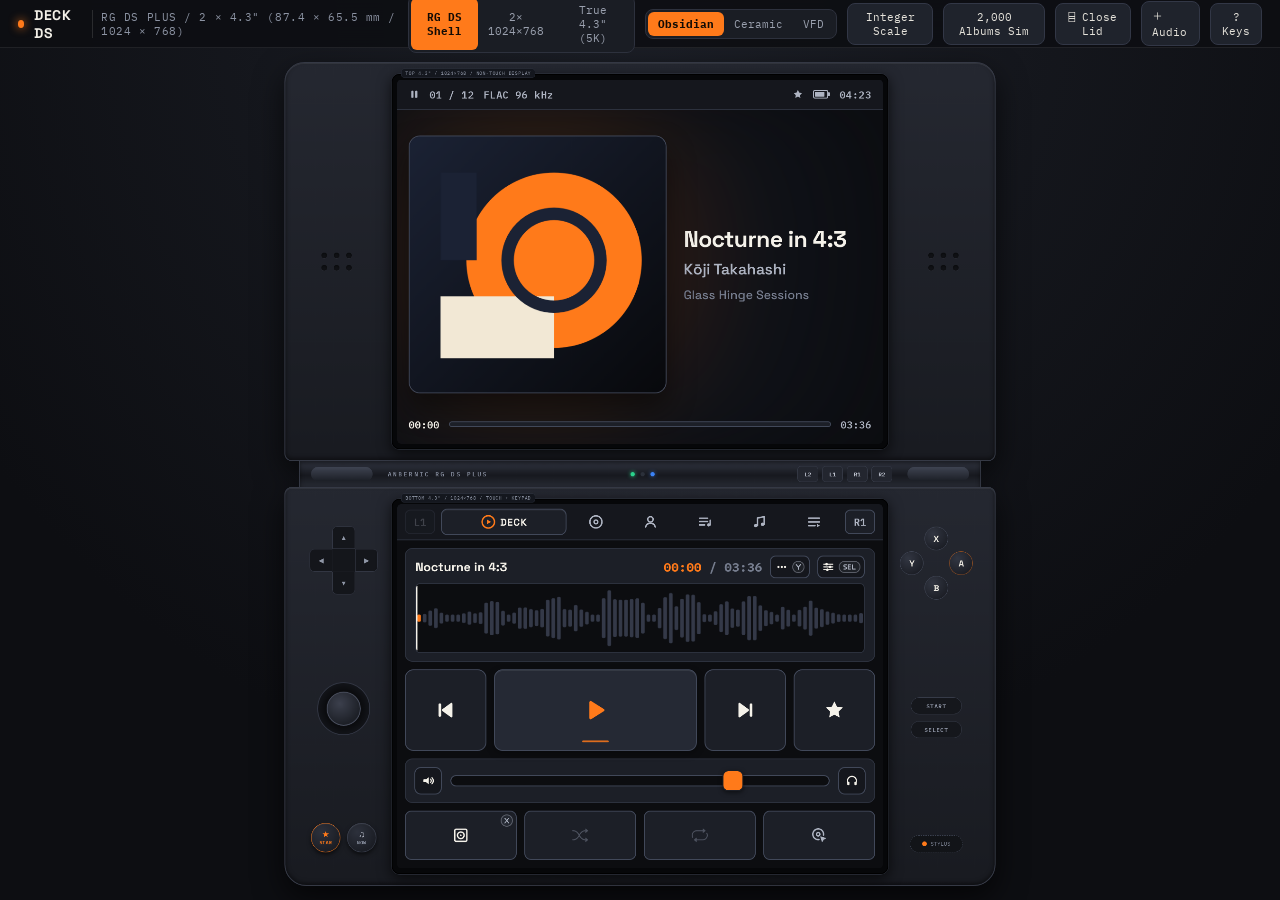
<file: Design/index.html>
<!DOCTYPE html>
<html lang="en" data-theme="obsidian" data-view="clamshell">
<head>
  <meta charset="UTF-8" />
  <meta name="viewport" content="width=device-width, initial-scale=1.0" />
  <title>DECK DS — ANBERNIC RG DS Plus Dual 4.3" Music Player</title>
  <link rel="preconnect" href="https://fonts.googleapis.com" />
  <link rel="preconnect" href="https://fonts.gstatic.com" crossorigin />
  <link href="https://fonts.googleapis.com/css2?family=IBM+Plex+Mono:wght@500;600;700&family=Space+Grotesk:wght@500;600;700&display=swap" rel="stylesheet" />
  <link rel="stylesheet" href="styles.css" />
</head>
<body>
  <!-- Reusable Crisp SVG Icon Sprite -->
  <svg xmlns="http://www.w3.org/2000/svg" style="display:none" aria-hidden="true">
    <symbol id="ic-play" viewBox="0 0 24 24">
      <path d="M6.5 4.8v14.4c0 .9.95 1.45 1.72.98l11.4-7.2a1.15 1.15 0 0 0 0-1.96l-11.4-7.2A1.14 1.14 0 0 0 6.5 4.8Z" fill="currentColor"/>
    </symbol>
    <symbol id="ic-pause" viewBox="0 0 24 24">
      <rect x="5.5" y="4.5" width="4.8" height="15" rx="1.6" fill="currentColor"/>
      <rect x="13.7" y="4.5" width="4.8" height="15" rx="1.6" fill="currentColor"/>
    </symbol>
    <symbol id="ic-stop" viewBox="0 0 24 24">
      <rect x="5" y="5" width="14" height="14" rx="2" fill="currentColor"/>
    </symbol>
    <symbol id="ic-prev" viewBox="0 0 24 24">
      <rect x="4.5" y="5" width="2.8" height="14" rx="1.2" fill="currentColor"/>
      <path d="M19.2 5.4v13.2c0 .85-.92 1.38-1.66.94L8.6 12.94a1.1 1.1 0 0 1 0-1.88l8.94-6.6c.74-.44 1.66.09 1.66.94Z" fill="currentColor"/>
    </symbol>
    <symbol id="ic-next" viewBox="0 0 24 24">
      <rect x="16.7" y="5" width="2.8" height="14" rx="1.2" fill="currentColor"/>
      <path d="M4.8 5.4v13.2c0 .85.92 1.38 1.66.94l8.94-6.6a1.1 1.1 0 0 0 0-1.88L6.46 4.46c-.74-.44-1.66.09-1.66.94Z" fill="currentColor"/>
    </symbol>
    <symbol id="ic-star" viewBox="0 0 24 24">
      <path d="M12 3.2l2.62 5.31 5.86.85-4.24 4.13 1 5.83L12 16.56l-5.24 2.76 1-5.83-4.24-4.13 5.86-.85L12 3.2Z" fill="none" stroke="currentColor" stroke-width="2.2" stroke-linejoin="round"/>
    </symbol>
    <symbol id="ic-star-filled" viewBox="0 0 24 24">
      <path d="M12 2.8l2.76 5.6 6.18.9-4.47 4.35 1.06 6.15L12 16.9l-5.53 2.9 1.06-6.15L3.06 9.3l6.18-.9L12 2.8Z" fill="currentColor"/>
    </symbol>
    <symbol id="ic-nav-play" viewBox="0 0 24 24">
      <circle cx="12" cy="12" r="9.2" fill="none" stroke="currentColor" stroke-width="2.2"/>
      <path d="M10 8.5v7l6-3.5-6-3.5Z" fill="currentColor"/>
    </symbol>
    <symbol id="ic-nav-queue" viewBox="0 0 24 24">
      <path d="M4 6.5h16M4 12h16M4 17.5h9.5" stroke="currentColor" stroke-width="2.3" stroke-linecap="round"/>
      <path d="M16.5 15l4.2 2.5-4.2 2.5V15Z" fill="currentColor"/>
    </symbol>
    <symbol id="ic-settings" viewBox="0 0 24 24">
      <path d="M4 7h16M4 12h16M4 17h16" stroke="currentColor" stroke-width="2.2" stroke-linecap="round"/>
      <circle cx="9" cy="7" r="2.3" fill="currentColor"/>
      <circle cx="15.5" cy="12" r="2.3" fill="currentColor"/>
      <circle cx="10.5" cy="17" r="2.3" fill="currentColor"/>
    </symbol>
    <symbol id="ic-keycap-a" viewBox="0 0 26 26">
      <circle cx="13" cy="13" r="12" fill="currentColor" fill-opacity=".06" stroke="currentColor" stroke-opacity=".42" stroke-width="2"/>
      <path d="M8.5 18L13 8l4.5 10M10 14.5h6" fill="none" stroke="currentColor" stroke-width="2" stroke-linecap="round" stroke-linejoin="round"/>
    </symbol>
    <symbol id="ic-keycap-b" viewBox="0 0 26 26">
      <circle cx="13" cy="13" r="12" fill="currentColor" fill-opacity=".06" stroke="currentColor" stroke-opacity=".42" stroke-width="2"/>
      <path d="M9.25 8h4.2c1.8 0 3.3 1 3.3 2.5S15.25 13 13.45 13h-4.2m0-5v10h4.2c1.8 0 3.3-1 3.3-2.5S15.25 13 13.45 13" fill="none" stroke="currentColor" stroke-width="2" stroke-linecap="round" stroke-linejoin="round"/>
    </symbol>
    <symbol id="ic-keycap-x" viewBox="0 0 26 26">
      <circle cx="13" cy="13" r="12" fill="currentColor" fill-opacity=".06" stroke="currentColor" stroke-opacity=".42" stroke-width="2"/>
      <path d="M9 8l8 10M17 8L9 18" fill="none" stroke="currentColor" stroke-width="2" stroke-linecap="round"/>
    </symbol>
    <symbol id="ic-keycap-y" viewBox="0 0 26 26">
      <circle cx="13" cy="13" r="12" fill="currentColor" fill-opacity=".06" stroke="currentColor" stroke-opacity=".42" stroke-width="2"/>
      <path d="M8.5 8l4.5 5.5L17.5 8M13 13.5V18" fill="none" stroke="currentColor" stroke-width="2" stroke-linecap="round" stroke-linejoin="round"/>
    </symbol>
    <symbol id="ic-keycap-sel" viewBox="0 0 46 26">
      <rect x="1" y="1" width="44" height="24" rx="12" fill="currentColor" fill-opacity=".06" stroke="currentColor" stroke-opacity=".42" stroke-width="2"/>
      <path d="M16.5 8.5h-3.2C11.9 8.5 11 9.35 11 10.65s1 2 2.8 2.35 2.7 1.05 2.7 2.35-.95 2.15-2.3 2.15H11M25 8.5h-5v9h5M20 13h4.4M29 8.5v9h6"
            fill="none" stroke="currentColor" stroke-width="2" stroke-linecap="round" stroke-linejoin="round"/>
    </symbol>
    <symbol id="ic-keycap-sta" viewBox="0 0 46 26">
      <rect x="1" y="1" width="44" height="24" rx="12" fill="currentColor" fill-opacity=".06" stroke="currentColor" stroke-opacity=".42" stroke-width="2"/>
      <path d="M16.5 8.5h-3.2C11.9 8.5 11 9.35 11 10.65s1 2 2.8 2.35 2.7 1.05 2.7 2.35-.95 2.15-2.3 2.15H11
               M20 8.5h6m-3 0v9M29.5 17.5l2.75-9 2.75 9m-4.5-3h3.5"
            fill="none" stroke="currentColor" stroke-width="2" stroke-linecap="round" stroke-linejoin="round"/>
    </symbol>
    <symbol id="ic-keycap-start" viewBox="0 0 78 26">
      <rect x="1" y="1" width="76" height="24" rx="12" fill="currentColor" fill-opacity=".06" stroke="currentColor" stroke-opacity=".42" stroke-width="2"/>
      <path d="M24 8.5h-3.3c-1.5 0-2.7.9-2.7 2.2 0 1.4 1.1 2 3 2.3s3 1 3 2.3c0 1.4-1.2 2.2-2.7 2.2H18
               M27 8.5h6m-3 0v9M36 17.5l3-9 3 9m-5-3h4M45 17.5v-9h3c1.6 0 3 .9 3 2.5s-1.4 2.5-3 2.5h-3m3 0 3 4M54 8.5h6m-3 0v9"
            fill="none" stroke="currentColor" stroke-width="2" stroke-linecap="round" stroke-linejoin="round"/>
    </symbol>
    <symbol id="ic-keycap-select" viewBox="0 0 78 26">
      <rect x="1" y="1" width="76" height="24" rx="12" fill="currentColor" fill-opacity=".06" stroke="currentColor" stroke-opacity=".42" stroke-width="2"/>
      <path d="M19.5 8.5h-3.3c-1.5 0-2.7.9-2.7 2.2 0 1.4 1.1 2 3 2.3s3 1 3 2.3c0 1.4-1.2 2.2-2.7 2.2h-3.3
               M28.5 8.5h-6v9h6m-6-4.5h5M31.5 8.5v9h6M46.5 8.5h-6v9h6m-6-4.5h5
               M55.5 9.9c-.6-.9-1.6-1.4-2.9-1.4-1.8 0-3.1 1.4-3.1 3.3v2.4c0 1.9 1.3 3.3 3.1 3.3 1.3 0 2.3-.5 2.9-1.4M58.5 8.5h6m-3 0v9"
            fill="none" stroke="currentColor" stroke-width="2" stroke-linecap="round" stroke-linejoin="round"/>
    </symbol>
    <!-- Bootstrap Icons: bi:shuffle, bi:repeat, bi:repeat-1 -->
    <symbol id="ic-shuffle" viewBox="0 0 16 16">
      <g fill="currentColor">
        <path fill-rule="evenodd" d="M0 3.5A.5.5 0 0 1 .5 3H1c2.202 0 3.827 1.24 4.874 2.418c.49.552.865 1.102 1.126 1.532c.26-.43.636-.98 1.126-1.532C9.173 4.24 10.798 3 13 3v1c-1.798 0-3.173 1.01-4.126 2.082A9.6 9.6 0 0 0 7.556 8a9.6 9.6 0 0 0 1.317 1.918C9.828 10.99 11.204 12 13 12v1c-2.202 0-3.827-1.24-4.874-2.418A10.6 10.6 0 0 1 7 9.05c-.26.43-.636.98-1.126 1.532C4.827 11.76 3.202 13 1 13H.5a.5.5 0 0 1 0-1H1c1.798 0 3.173-1.01 4.126-2.082A9.6 9.6 0 0 0 6.444 8a9.6 9.6 0 0 0-1.317-1.918C4.172 5.01 2.796 4 1 4H.5a.5.5 0 0 1-.5-.5"/>
        <path d="M13 5.466V1.534a.25.25 0 0 1 .41-.192l2.36 1.966c.12.1.12.284 0 .384l-2.36 1.966a.25.25 0 0 1-.41-.192m0 9v-3.932a.25.25 0 0 1 .41-.192l2.36 1.966c.12.1.12.284 0 .384l-2.36 1.966a.25.25 0 0 1-.41-.192"/>
      </g>
    </symbol>
    <symbol id="ic-repeat" viewBox="0 0 16 16">
      <path fill="currentColor" d="M11 5.466V4H5a4 4 0 0 0-3.584 5.777a.5.5 0 1 1-.896.446A5 5 0 0 1 5 3h6V1.534a.25.25 0 0 1 .41-.192l2.36 1.966c.12.1.12.284 0 .384l-2.36 1.966a.25.25 0 0 1-.41-.192m3.81.086a.5.5 0 0 1 .67.225A5 5 0 0 1 11 13H5v1.466a.25.25 0 0 1-.41.192l-2.36-1.966a.25.25 0 0 1 0-.384l2.36-1.966a.25.25 0 0 1 .41.192V12h6a4 4 0 0 0 3.585-5.777a.5.5 0 0 1 .225-.67Z"/>
    </symbol>
    <symbol id="ic-repeat-one" viewBox="0 0 16 16">
      <g fill="currentColor">
        <path d="M11 4v1.466a.25.25 0 0 0 .41.192l2.36-1.966a.25.25 0 0 0 0-.384l-2.36-1.966a.25.25 0 0 0-.41.192V3H5a5 5 0 0 0-4.48 7.223a.5.5 0 0 0 .896-.446A4 4 0 0 1 5 4zm4.48 1.777a.5.5 0 0 0-.896.446A4 4 0 0 1 11 12H5.001v-1.466a.25.25 0 0 0-.41-.192l-2.36 1.966a.25.25 0 0 0 0 .384l2.36 1.966a.25.25 0 0 0 .41-.192V13h6a5 5 0 0 0 4.48-7.223Z"/>
        <path d="M9 5.5a.5.5 0 0 0-.854-.354l-1.75 1.75a.5.5 0 1 0 .708.708L8 6.707V10.5a.5.5 0 0 0 1 0z"/>
      </g>
    </symbol>
    <symbol id="ic-album" viewBox="0 0 24 24">
      <circle cx="12" cy="12" r="9" fill="none" stroke="currentColor" stroke-width="2.2"/>
      <circle cx="12" cy="12" r="2.8" fill="none" stroke="currentColor" stroke-width="2.2"/>
    </symbol>
    <symbol id="ic-goto-album" viewBox="0 0 24 24">
      <path d="M11.6 18.4A8 8 0 1 1 18.4 11.6" fill="none" stroke="currentColor" stroke-width="2.1" stroke-linecap="round"/>
      <circle cx="10.5" cy="10.5" r="2.5" fill="none" stroke="currentColor" stroke-width="2.1"/>
      <path d="M14.2 14.2l2.3 7.1 1.6-3.2 3.2-1.6-7.1-2.3Z" fill="currentColor" stroke="currentColor" stroke-width="1.3" stroke-linejoin="round"/>
    </symbol>
    <symbol id="ic-artist" viewBox="0 0 24 24">
      <circle cx="12" cy="8.2" r="4" fill="none" stroke="currentColor" stroke-width="2.2"/>
      <path d="M4.8 19.6c.7-3.6 3.5-5.6 7.2-5.6s6.5 2 7.2 5.6" fill="none" stroke="currentColor" stroke-width="2.2" stroke-linecap="round"/>
    </symbol>
    <symbol id="ic-tracks" viewBox="0 0 24 24">
      <path d="M9 17.5a2.5 2.5 0 1 1-2.5-2.5A2.5 2.5 0 0 1 9 17.5Zm10-2a2.5 2.5 0 1 1-2.5-2.5 2.5 2.5 0 0 1 2.5 2.5Z" fill="currentColor"/>
      <path d="M9 17.5V6.2l10-2v11.3" fill="none" stroke="currentColor" stroke-width="2.2" stroke-linecap="round" stroke-linejoin="round"/>
    </symbol>
    <symbol id="ic-playlists" viewBox="0 0 24 24">
      <path d="M4 6.5h12M4 11.5h12M4 16.5h7.5" stroke="currentColor" stroke-width="2.2" stroke-linecap="round"/>
      <circle cx="17.5" cy="16.5" r="2.3" fill="currentColor"/>
      <path d="M19.8 16.5V9.5" stroke="currentColor" stroke-width="2.2" stroke-linecap="round"/>
    </symbol>
    <symbol id="ic-search" viewBox="0 0 24 24">
      <circle cx="10.5" cy="10.5" r="6.5" fill="none" stroke="currentColor" stroke-width="2.3"/>
      <path d="M15.4 15.4l4.8 4.8" stroke="currentColor" stroke-width="2.3" stroke-linecap="round"/>
    </symbol>
    <!-- Iconify Stage Icons: lucide:disc-album (CD Case), carbon:meter (VU Meter), foundation:graph-bar (Spectrum) -->
    <symbol id="ic-stage-cover" viewBox="0 0 24 24">
      <rect width="18" height="18" x="3" y="3" rx="2" fill="none" stroke="currentColor" stroke-width="2.1" stroke-linecap="round" stroke-linejoin="round"/>
      <circle cx="12" cy="12" r="5" fill="none" stroke="currentColor" stroke-width="2.1"/>
      <circle cx="12" cy="12" r="1.2" fill="currentColor"/>
    </symbol>
    <symbol id="ic-stage-vu" viewBox="0 0 32 32">
      <path fill="currentColor" d="M26 16a9.9 9.9 0 0 0-1.14-4.618l-1.495 1.496A7.95 7.95 0 0 1 24 16Zm-2.586-6L22 8.586L17.285 13.3A3 3 0 0 0 16 13a3 3 0 1 0 3 3a3 3 0 0 0-.3-1.285ZM16 17a1 1 0 1 1 1-1a1 1 0 0 1-1 1m0-9a8 8 0 0 1 3.122.635l1.496-1.496A9.986 9.986 0 0 0 6 16h2a8.01 8.01 0 0 1 8-8"/>
      <path fill="currentColor" d="M16 30a14 14 0 1 1 14-14a14.016 14.016 0 0 1-14 14m0-26a12 12 0 1 0 12 12A12.014 12.014 0 0 0 16 4"/>
    </symbol>
    <symbol id="ic-stage-spectrum" viewBox="0 0 100 100">
      <path fill="currentColor" d="M46.05 60.163H31.923c-.836 0-1.513.677-1.513 1.513V83.61c0 .836.677 1.513 1.513 1.513H46.05c.836 0 1.512-.677 1.512-1.513V61.675c0-.836-.677-1.512-1.512-1.512m22.027-45.285H53.95c-.836 0-1.513.677-1.513 1.513v67.218c0 .836.677 1.513 1.513 1.513h14.127c.836 0 1.513-.677 1.513-1.513V16.391c0-.836-.677-1.513-1.513-1.513m22.14 20.421H76.09c-.836 0-1.513.677-1.513 1.513v46.797c0 .836.677 1.513 1.513 1.513h14.126c.836 0 1.513-.677 1.513-1.513V36.812c0-.835-.677-1.513-1.512-1.513m-66.307 0H9.783c-.836 0-1.513.677-1.513 1.513v46.797c0 .836.677 1.513 1.513 1.513H23.91c.836 0 1.513-.677 1.513-1.513V36.812c0-.835-.677-1.513-1.513-1.513"/>
    </symbol>
    <symbol id="ic-playlist-add" viewBox="0 0 24 24">
      <path d="M3.5 7h12M3.5 12h12M3.5 17h7.5M17.5 14v6M14.5 17h6" stroke="currentColor" stroke-width="2.3" stroke-linecap="round"/>
    </symbol>
    <symbol id="ic-queue-add" viewBox="0 0 24 24">
      <path d="M4 6.5h15M4 11.5h10M4 16.5h8M17.5 13v7M14 16.5h7" stroke="currentColor" stroke-width="2.2" stroke-linecap="round"/>
    </symbol>
    <!-- Play Next icon: crisp bar on top of upward arrow -->
    <symbol id="ic-play-next" viewBox="0 0 24 24">
      <path d="M5 5.5h14" stroke="currentColor" stroke-width="2.5" stroke-linecap="round"/>
      <path d="M12 19.5V9.8m0 0-4.5 4.5M12 9.8l4.5 4.5" fill="none" stroke="currentColor" stroke-width="2.4" stroke-linecap="round" stroke-linejoin="round"/>
    </symbol>
    <symbol id="ic-more" viewBox="0 0 24 24">
      <circle cx="6" cy="12" r="2" fill="currentColor"/>
      <circle cx="12" cy="12" r="2" fill="currentColor"/>
      <circle cx="18" cy="12" r="2" fill="currentColor"/>
    </symbol>
    <symbol id="ic-back" viewBox="0 0 24 24">
      <path d="M15 5.5L8.5 12l6.5 6.5" fill="none" stroke="currentColor" stroke-width="2.4" stroke-linecap="round" stroke-linejoin="round"/>
    </symbol>
    <symbol id="ic-trash" viewBox="0 0 24 24">
      <path d="M4.5 7h15M9.5 7V4.8h5V7M7.5 7l.8 12.2h7.4L16.5 7" fill="none" stroke="currentColor" stroke-width="2.1" stroke-linecap="round" stroke-linejoin="round"/>
    </symbol>
    <symbol id="ic-sort" viewBox="0 0 24 24">
      <path d="M4 7h11M4 12h8M4 17h5M17.5 6v12m0 0-3-3m3 3 3-3" fill="none" stroke="currentColor" stroke-width="2.2" stroke-linecap="round" stroke-linejoin="round"/>
    </symbol>
    <symbol id="ic-headphones" viewBox="0 0 24 24">
      <path d="M4 14v-2a8 8 0 0 1 16 0v2" fill="none" stroke="currentColor" stroke-width="2.2" stroke-linecap="round"/>
      <rect x="3.5" y="13.5" width="4" height="6.5" rx="1.6" fill="currentColor"/>
      <rect x="16.5" y="13.5" width="4" height="6.5" rx="1.6" fill="currentColor"/>
    </symbol>
    <symbol id="ic-speaker" viewBox="0 0 24 24">
      <path d="M4.5 9.5h3.8l5-4v13l-5-4H4.5a1 1 0 0 1-1-1v-3a1 1 0 0 1 1-1Z" fill="currentColor"/>
      <path d="M16.5 9a4.2 4.2 0 0 1 0 6M19 6.5a7.5 7.5 0 0 1 0 11" fill="none" stroke="currentColor" stroke-width="2.1" stroke-linecap="round"/>
    </symbol>
    <symbol id="ic-speaker-mute" viewBox="0 0 24 24">
      <path d="M4.5 9.5h3.8l5-4v13l-5-4H4.5a1 1 0 0 1-1-1v-3a1 1 0 0 1 1-1Z" fill="currentColor"/>
      <path d="M16.2 9.2l5 5.6M21.2 9.2l-5 5.6" fill="none" stroke="currentColor" stroke-width="2.2" stroke-linecap="round"/>
    </symbol>
    <symbol id="ic-bluetooth" viewBox="0 0 24 24">
      <path d="M7.5 7.5l9 9-4.5 4V3.5l4.5 4-9 9" fill="none" stroke="currentColor" stroke-width="2.2" stroke-linecap="round" stroke-linejoin="round"/>
    </symbol>
    <symbol id="ic-info" viewBox="0 0 24 24">
      <circle cx="12" cy="12" r="9.2" fill="none" stroke="currentColor" stroke-width="2.2"/>
      <path d="M12 11v5.5" stroke="currentColor" stroke-width="2.3" stroke-linecap="round"/>
      <circle cx="12" cy="7.5" r="1.4" fill="currentColor"/>
    </symbol>
    <symbol id="ic-view-grid" viewBox="0 0 24 24">
      <rect x="4" y="4" width="6.8" height="6.8" rx="1.6" fill="none" stroke="currentColor" stroke-width="2.1"/>
      <rect x="13.2" y="4" width="6.8" height="6.8" rx="1.6" fill="none" stroke="currentColor" stroke-width="2.1"/>
      <rect x="4" y="13.2" width="6.8" height="6.8" rx="1.6" fill="none" stroke="currentColor" stroke-width="2.1"/>
      <rect x="13.2" y="13.2" width="6.8" height="6.8" rx="1.6" fill="none" stroke="currentColor" stroke-width="2.1"/>
    </symbol>
    <symbol id="ic-view-list" viewBox="0 0 24 24">
      <rect x="4" y="5" width="3.5" height="3.5" rx="0.9" fill="currentColor"/>
      <path d="M10.2 6.75h9.8" stroke="currentColor" stroke-width="2.2" stroke-linecap="round"/>
      <rect x="4" y="10.25" width="3.5" height="3.5" rx="0.9" fill="currentColor"/>
      <path d="M10.2 12h9.8" stroke="currentColor" stroke-width="2.2" stroke-linecap="round"/>
      <rect x="4" y="15.5" width="3.5" height="3.5" rx="0.9" fill="currentColor"/>
      <path d="M10.2 17.25h9.8" stroke="currentColor" stroke-width="2.2" stroke-linecap="round"/>
    </symbol>
  </svg>

  <!-- Studio Presentation Header -->
  <header class="studio-bar">
    <div class="studio-brand">
      <span class="studio-led"></span>
      <strong>DECK DS</strong>
      <span class="studio-spec">RG DS PLUS / 2 × 4.3" (87.4 × 65.5 mm / 1024 × 768)</span>
    </div>

    <div class="studio-controls">
      <div class="pill-group" role="group" aria-label="View Mode">
        <button class="pill-btn active" data-set-view="clamshell">RG DS Shell</button>
        <button class="pill-btn" data-set-view="screens">2× 1024×768</button>
        <button class="pill-btn" data-set-view="physical" title="Calibrated 1:1 physical 4.3 inch size for Apple Studio Display 27&quot; 5K (109 CSS PPI → 375×281 CSS px)">True 4.3" (5K)</button>
      </div>

      <div class="pill-group" role="group" aria-label="Theme">
        <button class="pill-btn active" data-set-theme="obsidian">Obsidian</button>
        <button class="pill-btn" data-set-theme="ceramic">Ceramic</button>
        <button class="pill-btn" data-set-theme="vfd">VFD</button>
      </div>

      <button class="action-pill" id="btnIntegerScale" title="Lock preview to exact physical pixel integer scale (zero sub-pixel resampling blur)">Integer Scale</button>
      <button class="action-pill" id="btnToggle2k" title="Switch between 100 Albums default and 2,000 Albums stress test">2,000 Albums Sim</button>
      <button class="action-pill" id="btnLidToggle" title="Simulate Hall Switch Lid Close (L)">⌸ Close Lid</button>
      <label class="action-pill upload-pill" title="Load local FLAC/MP3/WAV files">
        ＋ Audio
        <input type="file" id="audioFileInput" accept="audio/*" multiple hidden />
      </label>
      <button class="action-pill" id="btnHelpToggle" title="Keyboard & Control Map">? Keys</button>
    </div>
  </header>

  <!-- Main Stage Container -->
  <main class="workspace-stage" id="workspaceStage">
    <div class="physical-ruler-note" id="physicalRulerNote">
      APPLE STUDIO DISPLAY 27" 5K (109 CSS PPI) — EACH 4.3" SCREEN = 375 × 281 CSS px (EXACT 87.4 × 65.5 mm)
    </div>

    <div class="device-scaler" id="deviceScaler">
      <!-- ANBERNIC RG DS PLUS HARDWARE SHELL -->
      <div class="rgds-device" id="rgdsDevice">

        <!-- TOP CLAMSHELL HALF -->
        <section class="rgds-top-lid">
          <div class="lid-speaker left" aria-hidden="true">
            <span></span><span></span><span></span><span></span><span></span><span></span>
          </div>

          <div class="screen-housing top-housing">
            <div class="screen-badge">TOP 4.3" / 1024×768 / NON-TOUCH DISPLAY</div>
            <div class="ds-screen non-touch-screen" id="slotTop" data-slot="top"></div>
          </div>

          <div class="lid-speaker right" aria-hidden="true">
            <span></span><span></span><span></span><span></span><span></span><span></span>
          </div>
        </section>

        <!-- DUAL-ALLOY STEPLESS HINGE -->
        <div class="rgds-hinge">
          <div class="hinge-barrel left"></div>
          <div class="hinge-center">
            <span class="hinge-brand">ANBERNIC RG DS PLUS</span>
            <div class="hinge-leds">
              <span class="led-dot power" title="Power On"></span>
              <span class="led-dot audio" id="hingeAudioLed" title="Audio Active"></span>
              <span class="led-dot bt" id="hingeOutputLed" title="Output Status"></span>
            </div>
            <div class="shoulder-triggers">
              <button class="hw-shoulder" data-hw="L2" title="L2: Previous Track (1)">L2</button>
              <button class="hw-shoulder" data-hw="L1" title="L1: Previous Tab — Stops at Deck (Q)">L1</button>
              <button class="hw-shoulder" data-hw="R1" title="R1: Next Tab — Stops at Queue (E)">R1</button>
              <button class="hw-shoulder" data-hw="R2" title="R2: Next Track (2)">R2</button>
            </div>
          </div>
          <div class="hinge-barrel right"></div>
        </div>

        <!-- BOTTOM CLAMSHELL DECK (FAITHFUL RG DS PLUS BUTTON LAYOUT) -->
        <section class="rgds-bottom-deck">
          <!-- LEFT WING: D-PAD + SINGLE ANALOG STICK + TWO BOTTOM-LEFT AUX BUTTONS -->
          <div class="controls-wing left-wing">
            <div class="dpad" aria-label="D-Pad">
              <button class="dpad-btn up" data-hw="UP" title="D-Pad Up">▲</button>
              <button class="dpad-btn left" data-hw="LEFT" title="D-Pad Left">◀</button>
              <div class="dpad-center"></div>
              <button class="dpad-btn right" data-hw="RIGHT" title="D-Pad Right">▶</button>
              <button class="dpad-btn down" data-hw="DOWN" title="D-Pad Down">▼</button>
            </div>

            <div class="analog-stick-well" id="analogStickWell" title="Single Analog Stick (Drag to Scrub)">
              <div class="analog-stick-cap" id="analogStickCap"></div>
            </div>

            <div class="aux-btn-pair" aria-label="Left Bottom Function Buttons">
              <button class="hw-aux-btn" data-hw="AUX1" id="hwBtnAux1" title="Left Aux 1 (D): Star / Unstar Current Track">
                <span class="aux-glyph" id="hwAuxStarGlyph">☆</span>
                <span class="aux-lbl">STAR</span>
              </button>
              <button class="hw-aux-btn" data-hw="AUX2" id="hwBtnAux2" title="Left Aux 2 (H): Smart Jump (Deck ↔ Current Album)">
                <span class="aux-glyph">♫</span>
                <span class="aux-lbl">NOW</span>
              </button>
            </div>
          </div>

          <!-- CENTER LOWER TOUCH/STYLUS SCREEN -->
          <div class="screen-housing bottom-housing">
            <div class="screen-badge">BOTTOM 4.3" / 1024×768 / TOUCH + KEYPAD</div>
            <div class="ds-screen" id="slotBottom" data-slot="bottom"></div>
          </div>

          <!-- RIGHT WING: ABXY + START & SELECT BOTH ON RIGHT + STYLUS -->
          <div class="controls-wing right-wing">
            <div class="abxy-cluster" aria-label="ABXY Face Buttons">
              <button class="face-btn btn-x" data-hw="X" title="X: Cycle Top Stage (C)">X</button>
              <button class="face-btn btn-y" data-hw="Y" title="Y: Open Context Menu (V)">Y</button>
              <button class="face-btn btn-a" data-hw="A" title="A: Confirm / Activate Focused Control (Z / Enter)">A</button>
              <button class="face-btn btn-b" data-hw="B" title="B: Back / Close Sheet (X / Backspace)">B</button>
            </div>

            <div class="start-select-stack">
              <button class="hw-pill-btn start-btn" data-hw="START" title="Play / Pause or keypad Done (Space)">START</button>
              <button class="hw-pill-btn" data-hw="SELECT" title="Select: Sort Order / Settings (Tab)">SELECT</button>
            </div>

            <div class="stylus-slot" title="Flush Capacitive Stylus">
              <span class="stylus-tip"></span>
              <span class="stylus-label">STYLUS</span>
            </div>
          </div>
        </section>

        <!-- CLOSED LID OVERLAY -->
        <div class="pocket-lid-overlay" id="pocketLidOverlay" aria-hidden="true">
          <div class="pocket-shell-card">
            <div class="pocket-top-strip">
              <span class="pocket-hall-badge">HALL SENSOR / DISPLAYS OFF</span>
              <span class="pocket-battery">4000mAh / ~22h AUDIO</span>
            </div>
            <div class="pocket-emblem">
              <div class="pocket-ring"></div>
              <div class="pocket-brand">ANBERNIC</div>
              <div class="pocket-sub">RG DS PLUS — POCKET DAP MODE</div>
            </div>
            <div class="pocket-now-playing">
              <div class="pocket-track" id="pocketTrackTitle">—</div>
              <div class="pocket-meta" id="pocketTrackMeta">—</div>
              <div class="pocket-controls">
                <button class="pocket-hw-btn" data-hw="L2">L2 PREV</button>
                <button class="pocket-hw-btn primary" data-hw="START" id="pocketPlayBtn">▶ PLAY</button>
                <button class="pocket-hw-btn" data-hw="R2">R2 NEXT</button>
              </div>
            </div>
            <button class="pocket-open-btn" id="btnOpenLid">OPEN CLAMSHELL (L)</button>
          </div>
        </div>

      </div>
    </div>
  </main>

  <!-- Toast Feedback -->
  <div class="haptic-toast" id="hapticToast" aria-live="polite"></div>

  <!-- Keyboard / Hardware Legend Modal -->
  <div class="help-modal" id="helpModal" hidden>
    <div class="help-card">
      <div class="help-header">
        <h2>RG DS Plus Keypad &amp; Keyboard Map (100% Keypad Operable)</h2>
        <button class="help-close" id="btnHelpClose">✕</button>
      </div>
      <div class="help-grid">
        <div><kbd>↑ ↓ ← →</kbd> / <strong>D-Pad</strong></div><div>Move focus cursor everywhere (Play controls, Grids, Lists, Settings, Sheets)</div>
        <div><kbd>Z</kbd> / <kbd>Enter</kbd> / <strong>A</strong></div><div>Activate focused button / Play song / Open album</div>
        <div><kbd>X</kbd> / <kbd>Backspace</kbd> / <strong>B</strong></div><div>Back from Detail / Settings / Close Sheet</div>
        <div><kbd>V</kbd> / <strong>Y</strong></div><div>Evoke Context Menu (⋯) for focused or playing track</div>
        <div><kbd>C</kbd> / <strong>X</strong></div><div>Cycle Top Screen Stage (Cover → VU → Spectrum)</div>
        <div><kbd>Q</kbd> / <kbd>E</kbd> / <strong>L1 / R1</strong></div><div>Switch Top Tab (Bounded: stops at Deck ← → Queue)</div>
        <div><kbd>1</kbd> / <kbd>2</kbd> / <strong>L2 / R2</strong></div><div>Previous / Next Track globally</div>
        <div><kbd>Space</kbd> / <strong>START</strong></div><div>Play / Pause or keypad Done</div>
        <div><kbd>Tab</kbd> / <strong>SELECT</strong></div><div>Sort Order (Albums / Artists / Songs), New Playlist, or Settings (on Deck)</div>
        <div><kbd>D</kbd> / <strong>Left Aux 1 (STAR)</strong></div><div>Star / Unstar Current Track globally</div>
        <div><kbd>H</kbd> / <strong>Left Aux 2 (NOW)</strong></div><div>Smart Jump (Deck ↔ Current Track's Album)</div>
        <div><kbd>L</kbd> / <strong>Lid</strong></div><div>Simulate Hall Sensor Pocket Audio Mode</div>
      </div>
    </div>
  </div>

  <!-- ======================================================================
       TOP SCREEN TEMPLATE (1024×768 — NON-TOUCH STAGE)
       ====================================================================== -->
  <template id="tplStageScreen">
    <div class="ui-root stage-ui">
      <header class="top-status-bar">
        <div class="status-left">
          <span class="status-play-state" id="topPlayState" aria-label="Paused">
            <svg class="ic-24"><use id="topPlaySvgUse" href="#ic-pause"/></svg>
          </span>
          <span class="status-queue-pos" id="topQueuePos">01 / 12</span>
          <span class="codec-pill" id="topCodecBadge">FLAC 96kHz</span>
        </div>
        <div class="status-right">
          <span class="status-star" id="topStarIcon" aria-label="Starred" hidden>
            <svg class="ic-24"><use href="#ic-star-filled"/></svg>
          </span>
          <span class="status-bat" aria-label="Battery"><span class="bat-icon"><i></i></span></span>
          <span class="status-clock" id="topClock">21:26</span>
        </div>
      </header>

      <div class="stage-viewport" data-active-stage="cover">
        <!-- MODE 1: GALLERY COVER SHOWCASE (UNOBSTRUCTED ARTWORK) -->
        <section class="stage-panel active" data-stage="cover">
          <div class="cover-ambient-glow" id="coverAmbientGlow"></div>
          <div class="cover-layout">
            <div class="cover-hero-row">
              <div class="album-frame">
                <canvas id="albumArtCanvas" width="560" height="560"></canvas>
              </div>

              <div class="cover-meta-stack">
                <h1 class="cover-title" id="coverTitle">Nocturne in 4:3</h1>
                <div class="cover-artist" id="coverArtist">Kōji Takahashi</div>
                <div class="cover-album" id="coverAlbum">Glass Hinge Sessions</div>
              </div>
            </div>
          </div>
        </section>

        <!-- MODE 2: GIANT BACKLIT ANALOG VU -->
        <section class="stage-panel" data-stage="vu">
          <div class="vu-layout">
            <canvas id="vuMeterCanvas" width="976" height="540"></canvas>
          </div>
        </section>

        <!-- MODE 3: 28-BAND BOLD SPECTRUM + OSCILLOSCOPE -->
        <section class="stage-panel" data-stage="spectrum">
          <div class="spectrum-layout">
            <canvas id="spectrumCanvas" width="1024" height="704"></canvas>
          </div>
        </section>

        <!-- UNIFIED FRAMELESS PROGRESS & TITLE DOCK (PIXEL-LOCKED ACROSS ALL 3 STAGES) -->
        <div class="stage-now-dock">
          <div class="stage-now-title" id="stageNowTitle">Nocturne in 4:3</div>
          <div class="cover-progress-block">
            <span class="cover-time" id="stageTimeCur">00:00</span>
            <div class="cover-progress-track">
              <div class="cover-progress-fill" id="stageProgressFill"></div>
            </div>
            <span class="cover-time" id="stageTimeTot">03:36</span>
          </div>
        </div>
      </div>
    </div>
  </template>

  <!-- ======================================================================
       BOTTOM SCREEN TEMPLATE (1024×768 — OPTION 1 BOUNDED BAR + FULL KEYPAD)
       ====================================================================== -->
  <template id="tplConsoleScreen">
    <div class="ui-root console-ui">
      <!-- 76px Bounded 6-Tab Expanding Nav Bar (Left = DECK, Right = QUEUE; Settings lives on DECK!) -->
      <nav class="deck-nav-bar" aria-label="Primary Tabs">
        <button class="nav-shoulder-hint" id="navBtnL1" data-hw="L1">L1</button>
        <div class="deck-tabs">
          <button class="deck-tab active" data-deck="play" title="Deck">
            <svg class="nav-ic"><use href="#ic-nav-play"/></svg>
            <span class="deck-tab-label">DECK</span>
          </button>
          <button class="deck-tab" data-deck="albums" title="Albums">
            <svg class="nav-ic"><use href="#ic-album"/></svg>
            <span class="deck-tab-label">ALBUMS</span>
          </button>
          <button class="deck-tab" data-deck="artists" title="Artists">
            <svg class="nav-ic"><use href="#ic-artist"/></svg>
            <span class="deck-tab-label">ARTISTS</span>
          </button>
          <button class="deck-tab" data-deck="playlists" title="Playlists">
            <svg class="nav-ic"><use href="#ic-playlists"/></svg>
            <span class="deck-tab-label">PLAYLISTS</span>
          </button>
          <button class="deck-tab" data-deck="tracks" title="Songs">
            <svg class="nav-ic"><use href="#ic-tracks"/></svg>
            <span class="deck-tab-label">SONGS</span>
          </button>
          <button class="deck-tab" data-deck="queue" title="Up Next Queue">
            <svg class="nav-ic"><use href="#ic-nav-queue"/></svg>
            <span class="deck-tab-label">QUEUE</span>
          </button>
        </div>
        <button class="nav-shoulder-hint" id="navBtnR1" data-hw="R1">R1</button>
      </nav>

      <!-- Active Viewport -->
      <div class="deck-viewport">

        <!-- TAB 01: PLAY (FULL 692px HEIGHT, INLINE KEYCAP BADGES, FOLDED OUTPUT MENU) -->
        <section class="deck-panel active" data-deck="play">
          <div class="module-card waveform-module" id="playRowWaveform">
            <div class="waveform-header">
              <span class="wf-title" id="wfTrackTitle">Nocturne in 4:3</span>
              <div class="wf-header-right">
                <div class="wf-timecodes">
                  <span class="time-current" id="timeCurrent">00:00</span>
                  <span class="time-slash">/</span>
                  <span class="time-total" id="timeTotal">03:36</span>
                </div>
                <button class="wf-icon-btn deck-shortcut" id="btnNowContext" data-pf="0,0" title="Track Context Menu (Y)" aria-label="Track Context Menu">
                  <svg class="ic-28"><use href="#ic-more"/></svg>
                  <svg class="deck-shortcut-keycap" width="26" height="26" aria-hidden="true"><use href="#ic-keycap-y"/></svg>
                </button>
                <button class="wf-icon-btn deck-shortcut" id="btnOpenSettings" data-pf="0,1" title="Settings (SELECT)" aria-label="Settings">
                  <svg class="ic-28"><use href="#ic-settings"/></svg>
                  <svg class="deck-shortcut-keycap" width="46" height="26" aria-hidden="true"><use href="#ic-keycap-sel"/></svg>
                </button>
              </div>
            </div>
            <div class="waveform-canvas-wrap" id="waveformWrap" data-pf="1,0">
              <canvas id="waveformCanvas" width="940" height="148"></canvas>
            </div>
          </div>

          <!-- Icon-Only Hero Transport Keys -->
          <div class="transport-row">
            <button class="tactile-btn" id="btnPrev" data-pf="2,0" title="Previous Track" aria-label="Previous">
              <svg class="transport-ic"><use href="#ic-prev"/></svg>
            </button>
            <button class="tactile-btn hero-play" id="btnPlayPause" data-pf="2,1" title="Play / Pause" aria-label="Play or Pause">
              <svg class="transport-ic hero-ic"><use id="playPauseSvgUse" href="#ic-play"/></svg>
            </button>
            <button class="tactile-btn" id="btnNext" data-pf="2,2" title="Next Track" aria-label="Next">
              <svg class="transport-ic"><use href="#ic-next"/></svg>
            </button>
            <button class="tactile-btn star-btn" id="btnStar" data-pf="2,3" title="Star / Unstar" aria-label="Star">
              <svg class="transport-ic"><use id="starSvgUse" href="#ic-star"/></svg>
            </button>
          </div>

          <!-- Single-Line Volume Bar: Mute Button | Slider (+ Adjust Pop-Up) | Output Device Select -->
          <div class="module-card vol-card" id="volCard">
            <button class="vol-mute-btn" id="btnMuteToggle" title="Mute / Unmute" aria-label="Mute or Unmute">
              <svg class="ic-28"><use id="muteBtnIcon" href="#ic-speaker"/></svg>
            </button>
            <div class="vol-slider-wrap">
              <input type="range" id="volumeSlider" min="0" max="100" value="76" class="studio-slider vol-inline-slider" aria-label="Volume" />
              <div class="vol-popup" id="volPopup" aria-live="polite">76</div>
            </div>
            <button class="output-menu-btn" id="btnOpenOutputSheet" title="Select Audio Output Device" aria-label="Select Audio Output Device">
              <svg class="ic-28"><use id="outputBtnIcon" href="#ic-headphones"/></svg>
            </button>
          </div>

          <!-- 4 Quick Pads -->
          <div class="quick-pad-row">
            <button class="quick-pad deck-shortcut" id="btnCycleStage" data-pf="4,0" title="Cycle Top Stage (X)" aria-label="Cycle Top Stage">
              <svg class="pad-ic-lg"><use id="stageSvgUse" href="#ic-stage-cover"/></svg>
              <svg class="deck-shortcut-keycap" width="26" height="26" aria-hidden="true"><use href="#ic-keycap-x"/></svg>
            </button>
            <button class="quick-pad icon-only-pad" id="btnShuffle" data-pf="4,1" title="Toggle Shuffle" aria-label="Shuffle">
              <svg class="pad-ic-lg"><use href="#ic-shuffle"/></svg>
            </button>
            <button class="quick-pad icon-only-pad active" id="btnRepeat" data-pf="4,2" title="Cycle Repeat" aria-label="Repeat">
              <svg class="pad-ic-lg"><use id="repeatSvgUse" href="#ic-repeat"/></svg>
            </button>
            <button class="quick-pad icon-only-pad" id="btnGoToCurrentAlbum" data-pf="4,3" title="Go to Current Album" aria-label="Go to Current Album">
              <svg class="pad-ic-lg"><use href="#ic-goto-album"/></svg>
            </button>
          </div>
        </section>

        <!-- SHARED CATALOG BROWSER PANEL (DRIVES ALBUMS / ARTISTS / PLAYLISTS / SONGS + DETAIL DRILL-DOWN) -->
        <section class="deck-panel" data-deck="catalog" id="catalogPanel">
          <!-- -1 Pull/Press-Up Utility Bar (Left Inline Search + Play/Shuffle + Album View Toggle + Order Button) -->
          <div class="minus-one-bar" id="libCategoryBar">
            <div class="cat-search-bar" id="catSearchBar">
              <span class="cat-search-ic"><svg class="ic-24"><use href="#ic-search"/></svg></span>
              <input type="text" class="cat-search-input" id="catSearchInput" placeholder="Search..." autocomplete="off" />
              <span class="cat-header-count" id="catHeaderCount">100</span>
              <button class="cat-search-close" id="btnCatSearchClose" title="Clear Search (B)" aria-label="Clear Search" hidden>✕</button>
            </div>
            <div class="cat-play-actions" id="catPlayActions" hidden>
              <button class="cat-act-btn" id="btnCatShufflePlay" title="Shuffle Play" aria-label="Shuffle Play">
                <svg class="ic-24"><use href="#ic-shuffle"/></svg>
                <span>Shuffle</span>
              </button>
              <button class="cat-act-btn" id="btnCatPlayAll" title="Play" aria-label="Play">
                <svg class="ic-24"><use href="#ic-play"/></svg>
                <span>Play</span>
              </button>
            </div>
            <div class="album-view-toggle" id="albumViewToggle" hidden role="group" aria-label="Albums View Mode">
              <button class="view-mode-btn active" id="btnAlbumViewGrid" data-album-view="grid" title="Grid View" aria-label="Grid View">
                <svg class="ic-24"><use href="#ic-view-grid"/></svg>
              </button>
              <button class="view-mode-btn" id="btnAlbumViewList" data-album-view="list" title="List View" aria-label="List View">
                <svg class="ic-24"><use href="#ic-view-list"/></svg>
              </button>
            </div>
            <div class="sort-controls" id="catSortControls">
              <button class="sort-pill-btn" id="btnOpenSortSheet" title="Order By (SELECT)">
                <svg class="ic-22"><use href="#ic-sort"/></svg>
                <span id="sortFieldLabel">Added Time ↓</span>
              </button>
            </div>
            <button class="detail-act-btn primary" id="btnCatNewPlaylist" hidden>＋ New Playlist</button>
          </div>

          <!-- Single-Row Detail Header (Album Detail / Artist Detail / Playlist Detail) -->
          <div class="detail-header-bar" id="libDetailBar" hidden>
            <button class="detail-back-btn" id="btnDetailBack" title="Back (B)" aria-label="Back">
              <svg class="ic-28"><use href="#ic-back"/></svg>
            </button>
            <canvas id="detailArtCanvas" width="84" height="84" class="detail-art"></canvas>
            <div class="detail-meta">
              <div class="detail-title" id="detailTitle">Album Title</div>
              <div class="detail-sub" id="detailSub">Artist (2026) — 3 tracks</div>
            </div>
            <div class="detail-actions">
              <button class="detail-act-btn" id="btnDetailShufflePlay" title="Shuffle Play" aria-label="Shuffle Play">
                <svg class="ic-28"><use href="#ic-shuffle"/></svg>
                <span>Shuffle</span>
              </button>
              <button class="detail-act-btn" id="btnDetailPlayAll" title="Play" aria-label="Play">
                <svg class="ic-28"><use href="#ic-play"/></svg>
                <span>Play</span>
              </button>
              <button class="detail-act-btn" id="btnDetailQueueAll" title="Add to Queue" aria-label="Add to Queue">
                <svg class="ic-28"><use href="#ic-queue-add"/></svg>
                <span>Queue</span>
              </button>
            </div>
          </div>

          <div class="lib-content-wrap" id="libContentWrap">
            <div class="lib-items" id="libItems"></div>
            <div class="smart-scrubber" id="smartScrubber" title="Drag finger or stylus to scroll">
              <div class="scrubber-ticks" id="scrubberTicks"></div>
              <div class="scrubber-thumb" id="scrubberThumb"></div>
            </div>
            <div class="scrubber-popup" id="scrubberPopup" hidden>
              <div class="popup-hero" id="scrubberPopupHero">100</div>
              <div class="popup-sub" id="scrubberPopupSub">Preview</div>
            </div>
          </div>
        </section>

        <!-- TAB 06: QUEUE (FULL-HEIGHT UP NEXT + UNIFIED RIGHT SCROLLBAR) -->
        <section class="deck-panel" data-deck="queue">
          <div class="lib-content-wrap">
            <div class="queue-scroll" id="queueList"></div>
            <div class="smart-scrubber" id="queueScrubber" title="Drag finger or stylus to scroll">
              <div class="scrubber-ticks" id="queueScrubberTicks"></div>
              <div class="scrubber-thumb" id="queueScrubberThumb"></div>
            </div>
            <div class="scrubber-popup" id="queueScrubberPopup" hidden>
              <div class="popup-hero" id="queueScrubberPopupHero">1</div>
              <div class="popup-sub" id="queueScrubberPopupSub">Up Next</div>
            </div>
          </div>
        </section>

        <!-- SETTINGS VIEW (OPENED FROM PLAY DECK ⚙ BUTTON; B RETURNS TO PLAY) -->
        <section class="deck-panel" data-deck="settings" id="settingsPanel">
          <div class="category-header-bar">
            <button class="detail-back-btn" id="btnSettingsBack" title="Back to Deck (B)" aria-label="Back">
              <svg class="ic-28"><use href="#ic-back"/></svg>
            </button>
            <div class="cat-header-title">Deck Settings</div>
            <span class="cat-header-count">RG DS+</span>
          </div>

          <!-- Notched Screen Brightness Slider -->
          <div class="module-card brightness-card" data-sf="0">
            <div class="brightness-head">
              <label>SCREEN BRIGHTNESS</label>
              <span class="mono-accent brightness-val" id="brightnessVal">100%</span>
            </div>
            <div class="notched-slider-wrap">
              <input type="range" id="brightnessSlider" min="0" max="6" step="1" value="6" class="studio-slider notched-slider" />
              <div class="slider-notches" aria-hidden="true">
                <span></span><span></span><span></span><span></span><span></span><span></span><span></span>
              </div>
              <div class="slider-notch-labels">
                <span>15%</span><span>30%</span><span>45%</span><span>60%</span><span>75%</span><span>90%</span><span>100%</span>
              </div>
            </div>
          </div>

          <div class="settings-grid compact-settings-grid">
            <div class="module-card setting-card span-2" data-sf="1">
              <label>VISUAL THEME</label>
              <div class="seg-control">
                <button class="seg-btn active" data-set-theme="obsidian">Obsidian</button>
                <button class="seg-btn" data-set-theme="ceramic">Ceramic</button>
                <button class="seg-btn" data-set-theme="vfd">VFD</button>
              </div>
            </div>

            <div class="module-card setting-card" data-sf="2">
              <label>LID CLOSE (HALL)</label>
              <div class="seg-control">
                <button class="seg-btn active" data-lid-mode="pocket">Pocket Audio</button>
                <button class="seg-btn" data-lid-mode="pause">Pause</button>
              </div>
            </div>

            <div class="module-card setting-card" data-sf="3">
              <label>UI SOUND FX</label>
              <div class="seg-control">
                <button class="seg-btn active" data-sfx="on">Nintendo SFX</button>
                <button class="seg-btn" data-sfx="off">Mute</button>
              </div>
            </div>
          </div>
        </section>

        <!-- UNIVERSAL TRACK CONTEXT MENU (EVOKED BY ⋯ OR PHYSICAL Y KEY!) -->
        <div class="sheet-overlay" id="trackActionSheet" hidden>
          <div class="sheet-card">
            <div class="sheet-head">
              <div>
                <div class="sheet-title" id="actionTrackTitle">Track Title</div>
                <div class="sheet-sub" id="actionTrackSub">Artist — Album</div>
              </div>
              <button class="sheet-close" id="btnCloseActionSheet" aria-label="Close">✕</button>
            </div>
            <div class="sheet-btn-grid" id="actionSheetButtons"></div>
          </div>
        </div>

        <!-- SORT ORDER SHEET (ORDER BY + CONTEXT-CLEAR DIRECTION) -->
        <div class="sheet-overlay" id="sortOrderSheet" hidden>
          <div class="sheet-card">
            <div class="sheet-head">
              <div>
                <div class="sheet-title" id="sortSheetTitle">Order By</div>
                <div class="sheet-sub" id="sortSheetSub">Added Time (Newest First)</div>
              </div>
              <button class="sheet-close" id="btnCloseSortSheet" aria-label="Close">✕</button>
            </div>
            <div class="sort-section-label">ORDER BY</div>
            <div class="sheet-btn-grid" id="sortOptionsGrid"></div>
            <div class="sort-section-label">DIRECTION</div>
            <div class="sheet-btn-grid" id="sortDirGrid"></div>
          </div>
        </div>

        <!-- GET INFO SHEET (RICH AUDIOPHILE TRACK METADATA) -->
        <div class="sheet-overlay" id="trackInfoSheet" hidden>
          <div class="sheet-card info-sheet-card">
            <div class="sheet-head">
              <div class="info-head-left">
                <canvas id="infoArtCanvas" width="76" height="76" class="detail-art"></canvas>
                <div class="info-head-meta">
                  <div class="sheet-title" id="infoTrackTitle">Track Title</div>
                  <div class="sheet-sub" id="infoTrackArtist">Artist</div>
                </div>
              </div>
              <button class="sheet-close" id="btnCloseInfoSheet" aria-label="Close">✕</button>
            </div>
            <div class="info-scroll-body" id="infoScrollBody"></div>
          </div>
        </div>

        <!-- AUDIO OUTPUT DEVICE SHEET (FOLDED FROM VOLUME SLIDER ROW) -->
        <div class="sheet-overlay" id="outputDeviceSheet" hidden>
          <div class="sheet-card">
            <div class="sheet-head">
              <div>
                <div class="sheet-title">Audio Output</div>
              </div>
              <button class="sheet-close" id="btnCloseOutputSheet" aria-label="Close">✕</button>
            </div>
            <div class="picker-list" id="outputDeviceList"></div>
          </div>
        </div>

        <!-- ADD TO PLAYLIST PICKER SHEET -->
        <div class="sheet-overlay" id="playlistPickerSheet" hidden>
          <div class="sheet-card">
            <div class="sheet-head">
              <div>
                <div class="sheet-title">Add to Playlist</div>
                <div class="sheet-sub" id="pickerTrackLabel">Track Title</div>
              </div>
              <button class="sheet-close" id="btnClosePickerSheet" aria-label="Close">✕</button>
            </div>
            <div class="picker-list" id="pickerPlaylistList"></div>
            <div class="new-pl-row">
              <input type="text" id="newPlaylistInput" class="new-pl-input" placeholder="New playlist name…" maxlength="28" />
              <button class="detail-act-btn primary" id="btnCreateAndAddPl">Create</button>
            </div>
          </div>
        </div>

        <!-- ON-SCREEN TOUCH + D-PAD CURSOR KEYPAD (SEARCH & NEW PLAYLIST) -->
        <div class="ds-osk" id="dsOsk" hidden role="region" aria-label="On-Screen Keypad">
          <div class="ds-osk-grid" id="dsOskGrid"></div>
        </div>

      </div>
    </div>
  </template>

  <script src="vfd-icons.js"></script>
  <script src="audio-engine.js"></script>
  <script src="app.js"></script>
</body>
</html>
</file>
<file: Design/styles.css>
/* ==========================================================================
   DECK DS v2 — True 4.3" Scale Design System (ANBERNIC RG DS Plus)
   Each 1024×768 screen = 87.4mm × 65.5mm (297.7 PPI → 1mm ≈ 11.72px)
   Every font ≥ 20px (~1.7mm), primary touch targets 108–156px (~9–13mm)
   ========================================================================== */

/* ==========================================================================
   LOCAL OPEN-SOURCE JAPANESE DOT-MATRIX FONTS FOR AUTHENTIC VFD DISPLAY
   - DotGothic16 (Fontworks, SIL OFL 1.1)      — 16px native -> 16 (1x), 32 (2x), 48 (3x)
   - PixelMplus12 (itouhiro / M+ FONTS)        — 12px native -> 24 (2x)
   - PixelMplus10 (itouhiro / M+ FONTS)        — 10px native -> 20 (2x)
   ========================================================================== */
@font-face {
  font-family: 'DotGothic16';
  src: url('fonts/DotGothic16-Regular.ttf') format('truetype');
  font-weight: 400;
  font-style: normal;
  font-display: swap;
}
@font-face {
  font-family: 'PixelMplus12';
  src: url('fonts/PixelMplus12-Regular.ttf') format('truetype');
  font-weight: 400;
  font-style: normal;
  font-display: swap;
}
@font-face {
  font-family: 'PixelMplus10';
  src: url('fonts/PixelMplus10-Regular.ttf') format('truetype');
  font-weight: 400;
  font-style: normal;
  font-display: swap;
}
@font-face {
  font-family: 'M PLUS 1p';
  src: url('fonts/MPLUS1p-Regular.ttf') format('truetype');
  font-weight: 100 900;
  font-style: normal;
  font-display: swap;
}

:root {
  --font-display: 'Space Grotesk', 'M PLUS 1p', -apple-system, BlinkMacSystemFont, sans-serif;
  --font-mono: 'IBM Plex Mono', 'M PLUS 1p', ui-monospace, SFMono-Regular, monospace;

  /* Strict 5-Step Hardware Type Scale (4.3" / 1024×768 / 11.72 px/mm) */
  --t-display: 48px;  /* 4.1 mm — Hero stage titles, scrubber popup */
  --t-title: 32px;    /* 2.7 mm — Artist hero, page headers, sheet titles */
  --t-body: 26px;     /* 2.2 mm — Primary list items, timecodes, volume, actions */
  --t-sub: 21px;      /* 1.8 mm — Subtitles, active tab, buttons, status bar */
  --t-cap: 18px;      /* 1.54 mm — Captions, counts, notches, inline keycaps */

  /* Default Theme: OBSIDIAN HI-FI */
  --bg: #0c0d10;
  --bg-elev: #15171d;
  --bg-card: #1c1f27;
  --bg-card-hover: #252934;
  --border: #2c313d;
  --border-strong: #414859;
  --text: #f5f2ea;
  --text-dim: #aeb4c2;
  --text-muted: #767d8e;
  --accent: #ff7a1a;
  --accent-soft: rgba(255, 122, 26, 0.18);
  --accent-glow: rgba(255, 122, 26, 0.42);
  --accent-ink: #120b05;
  --mint: #2ad18b;
  --danger: #ff4757;
  --vu-bg: #171410;
  --vu-glow: #382a1a;
  --wf-inactive: #343948;
}

/* THEME 2: CERAMIC STUDIO */
html[data-theme="ceramic"] {
  --bg: #eae5dc;
  --bg-elev: #dfd9cd;
  --bg-card: #f7f4ed;
  --bg-card-hover: #ffffff;
  --border: #ccc4b5;
  --border-strong: #aba291;
  --text: #16171b;
  --text-dim: #494c55;
  --text-muted: #73767f;
  --accent: #e6481e;
  --accent-soft: rgba(230, 72, 30, 0.14);
  --accent-glow: rgba(230, 72, 30, 0.28);
  --accent-ink: #ffffff;
  --mint: #1d8a57;
  --danger: #d92d3a;
  --vu-bg: #f4eedf;
  --vu-glow: #fff9ea;
  --wf-inactive: #c3bbb0;
}

/* THEME 3: AUTHENTIC VFD PHOSPHOR DOT-MATRIX (INTEGER-SCALED JAPANESE BITMAP FONTS) */
html[data-theme="vfd"] {
  --font-display: 'DotGothic16', 'PixelMplus12', monospace;
  --font-mono: 'DotGothic16', 'PixelMplus12', monospace;
  --font-vfd-12: 'PixelMplus12', 'DotGothic16', monospace;
  --font-vfd-10: 'PixelMplus10', 'DotGothic16', monospace;

  /* Exact Integer Multiples of Dot-Matrix Native Grids on 1024×768:
     48 = 3×16 (DotGothic16) | 32 = 2×16 (DotGothic16) | 24 = 2×12 (PixelMplus12)
     20 = 2×10 (PixelMplus10) | 16 = 1×16 (DotGothic16) */
  --t-display: 48px;
  --t-title: 32px;
  --t-body: 24px;
  --t-sub: 20px;
  --t-cap: 16px;

  --bg: #03080a;
  --bg-elev: #071115;
  --bg-card: #09171c;
  --bg-card-hover: #0e242b;
  --border: #133540;
  --border-strong: #1f5563;
  --text: #72ffe0;
  --text-dim: #36b8a2;
  --text-muted: #1e6b62;
  --accent: #38f2c6;
  --accent-soft: rgba(56, 242, 198, 0.16);
  --accent-glow: rgba(56, 242, 198, 0.52);
  --accent-ink: #03120f;
  --mint: #52ff9b;
  --danger: #ff4a5e;
  --vu-bg: #040e12;
  --vu-glow: #38f2c6;
  --wf-inactive: #0f2c33;
}

*, *::before, *::after {
  box-sizing: border-box;
  user-select: none;
  -webkit-user-select: none;
}

html, body {
  margin: 0;
  padding: 0;
  width: 100%;
  height: 100%;
  overflow: hidden;
  background: radial-gradient(circle at 50% 0%, #1c1f27 0%, #0d0e12 72%);
  color: #f3f0e8;
  font-family: var(--font-display);
}

/* ==========================================================================
   TOP STUDIO PRESENTATION BAR
   ========================================================================== */
.studio-bar {
  height: 48px;
  padding: 0 18px;
  display: flex;
  align-items: center;
  justify-content: space-between;
  background: rgba(14, 15, 19, 0.92);
  border-bottom: 1px solid rgba(255, 255, 255, 0.08);
  backdrop-filter: blur(12px);
  z-index: 50;
  position: relative;
}

.studio-brand {
  display: flex;
  align-items: center;
  gap: 10px;
  font-size: 14px;
  letter-spacing: 0.04em;
}

.studio-led {
  width: 8px;
  height: 8px;
  border-radius: 50%;
  background: var(--accent);
  box-shadow: 0 0 10px var(--accent);
}

.studio-spec {
  font-family: var(--font-mono);
  font-size: 11px;
  color: #8c93a3;
  padding-left: 8px;
  border-left: 1px solid rgba(255,255,255,0.12);
}

.studio-controls {
  display: flex;
  align-items: center;
  gap: 10px;
}

.pill-group {
  display: flex;
  background: #1a1d24;
  border: 1px solid #2d313d;
  border-radius: 8px;
  padding: 2px;
}

.pill-btn {
  background: transparent;
  border: none;
  color: #9aa0ae;
  font-family: var(--font-mono);
  font-size: 11px;
  padding: 5px 10px;
  border-radius: 6px;
  cursor: pointer;
  transition: all 0.15s ease;
}

.pill-btn.active {
  background: var(--accent);
  color: var(--accent-ink);
  font-weight: 700;
}

.action-pill {
  background: #1f232c;
  border: 1px solid #323746;
  color: #e6e3db;
  font-family: var(--font-mono);
  font-size: 11px;
  padding: 6px 10px;
  border-radius: 8px;
  cursor: pointer;
  display: inline-flex;
  align-items: center;
  gap: 5px;
}
.action-pill:hover { border-color: var(--accent); color: #fff; }
.action-pill.active {
  background: var(--accent);
  border-color: var(--accent);
  color: var(--accent-ink);
  font-weight: 700;
}

/* ==========================================================================
   WORKSPACE STAGE & PHYSICAL 4.3" RULER INDICATOR
   ========================================================================== */
.workspace-stage {
  width: 100%;
  height: calc(100vh - 48px);
  display: flex;
  align-items: center;
  justify-content: center;
  overflow: hidden;
  position: relative;
}

.workspace-stage.integer-mode {
  overflow: auto;
}
.workspace-stage.integer-mode .device-scaler {
  image-rendering: pixelated;
}
.physical-ruler-note {
  position: absolute;
  top: 14px;
  left: 50%;
  transform: translateX(-50%);
  background: rgba(255, 122, 26, 0.14);
  border: 1px solid var(--accent);
  color: var(--accent);
  font-family: var(--font-mono);
  font-size: 11px;
  letter-spacing: 0.06em;
  padding: 6px 14px;
  border-radius: 8px;
  display: none;
  z-index: 20;
  white-space: nowrap;
}
html[data-view="physical"] .physical-ruler-note,
html[data-integer="true"] .physical-ruler-note {
  display: block;
}

.device-scaler {
  transform-origin: center center;
  will-change: transform;
  transition: transform 0.2s ease;
}

/* ==========================================================================
   ANBERNIC RG DS PLUS PHYSICAL CLAMSHELL FRAME
   ========================================================================== */
.rgds-device {
  position: relative;
  display: flex;
  flex-direction: column;
  align-items: center;
  width: 1500px;
}

/* Pure Dual-Screen Mode hides the hardware bezel */
html[data-view="screens"] .rgds-device {
  width: 1056px;
}
html[data-view="screens"] .lid-speaker,
html[data-view="screens"] .controls-wing,
html[data-view="screens"] .rgds-hinge {
  display: none;
}
html[data-view="screens"] .rgds-top-lid,
html[data-view="screens"] .rgds-bottom-deck {
  background: transparent;
  border: none;
  box-shadow: none;
  padding: 8px 0;
}

.rgds-top-lid,
.rgds-bottom-deck {
  width: 100%;
  background: linear-gradient(180deg, #252831 0%, #191b21 100%);
  border: 2px solid #353945;
  box-shadow:
    inset 0 2px 1px rgba(255,255,255,0.08),
    inset 0 -4px 10px rgba(0,0,0,0.5),
    0 24px 64px rgba(0,0,0,0.65);
  display: flex;
  align-items: center;
  justify-content: space-between;
  padding: 22px 28px;
}
.rgds-top-lid { border-radius: 42px 42px 16px 16px; }
.rgds-bottom-deck { border-radius: 16px 16px 46px 46px; }

.lid-speaker {
  width: 160px;
  display: grid;
  grid-template-columns: repeat(3, 12px);
  gap: 14px;
  justify-content: center;
  opacity: 0.7;
}
.lid-speaker span {
  width: 12px;
  height: 12px;
  border-radius: 50%;
  background: #0a0b0d;
  box-shadow: inset 0 2px 3px rgba(0,0,0,0.9), 0 1px 0 rgba(255,255,255,0.07);
}

.rgds-hinge {
  width: 96%;
  height: 54px;
  background: linear-gradient(180deg, #323642 0%, #17191f 55%, #272a33 100%);
  border-left: 2px solid #3e4351;
  border-right: 2px solid #3e4351;
  display: flex;
  align-items: center;
  justify-content: space-between;
  padding: 0 24px;
  box-shadow: inset 0 4px 10px rgba(0,0,0,0.55);
  z-index: 4;
}
.hinge-barrel {
  width: 130px;
  height: 30px;
  border-radius: 15px;
  background: linear-gradient(180deg, #3f4452 0%, #1c1f26 100%);
}
.hinge-center {
  flex: 1;
  display: flex;
  align-items: center;
  justify-content: space-between;
  padding: 0 32px;
}
.hinge-brand {
  font-family: var(--font-mono);
  font-size: 13px;
  letter-spacing: 0.24em;
  color: #848b9c;
  font-weight: 600;
}
.hinge-leds { display: flex; gap: 12px; align-items: center; }
.led-dot { width: 9px; height: 9px; border-radius: 50%; background: #2b303a; }
.led-dot.power { background: #2ad18b; box-shadow: 0 0 8px #2ad18b; }
.led-dot.audio.active { background: var(--accent); box-shadow: 0 0 10px var(--accent); }
.led-dot.bt { background: #3b82f6; box-shadow: 0 0 8px rgba(59,130,246,0.7); }

.shoulder-triggers { display: flex; gap: 8px; }
.hw-shoulder {
  background: #23262f;
  border: 1px solid #3d4250;
  color: #cfd4e0;
  font-family: var(--font-mono);
  font-size: 12px;
  font-weight: 600;
  padding: 6px 14px;
  border-radius: 8px;
  cursor: pointer;
}
.hw-shoulder:hover { background: #2e323e; border-color: var(--accent); }
.hw-shoulder:active, .hw-shoulder.pressed {
  transform: scale(0.94);
  background: var(--accent);
  color: var(--accent-ink);
}
.hw-shoulder.dim-hw { border-color: rgba(255, 122, 26, 0.45); }

.controls-wing {
  width: 190px;
  height: 768px;
  display: flex;
  flex-direction: column;
  align-items: center;
  justify-content: space-between;
  padding: 46px 0 34px;
}

.dpad {
  width: 144px;
  height: 144px;
  display: grid;
  grid-template-columns: repeat(3, 48px);
  grid-template-rows: repeat(3, 48px);
}
.dpad-btn {
  background: #14161b;
  border: 1px solid #353946;
  color: #8f96a6;
  font-size: 14px;
  cursor: pointer;
  display: flex;
  align-items: center;
  justify-content: center;
}
.dpad-btn.up { grid-column: 2; grid-row: 1; border-radius: 10px 10px 0 0; }
.dpad-btn.left { grid-column: 1; grid-row: 2; border-radius: 10px 0 0 10px; }
.dpad-btn.right { grid-column: 3; grid-row: 2; border-radius: 0 10px 10px 0; }
.dpad-btn.down { grid-column: 2; grid-row: 3; border-radius: 0 0 10px 10px; }
.dpad-center { grid-column: 2; grid-row: 2; background: #14161b; }
.dpad-btn:hover { color: #fff; background: #20232b; }
.dpad-btn:active, .dpad-btn.pressed { background: var(--accent); color: var(--accent-ink); }

.analog-stick-well {
  width: 112px;
  height: 112px;
  border-radius: 50%;
  background: radial-gradient(circle at 50% 50%, #0b0c0f 50%, #1d2028 100%);
  border: 2px solid #313542;
  display: flex;
  align-items: center;
  justify-content: center;
  cursor: grab;
}
.analog-stick-cap {
  width: 72px;
  height: 72px;
  border-radius: 50%;
  background: radial-gradient(circle at 38% 34%, #3c404d 0%, #1d2027 72%);
  border: 2px solid #484d5c;
  transition: transform 0.08s ease;
}

.abxy-cluster {
  width: 156px;
  height: 156px;
  display: grid;
  grid-template-columns: repeat(3, 52px);
  grid-template-rows: repeat(3, 52px);
  align-items: center;
  justify-items: center;
}
.face-btn {
  width: 50px;
  height: 50px;
  border-radius: 50%;
  background: radial-gradient(circle at 35% 30%, #323642 0%, #16181e 100%);
  border: 1.5px solid #454b5b;
  color: #ece9e0;
  font-family: var(--font-display);
  font-size: 18px;
  font-weight: 700;
  cursor: pointer;
}
.btn-x { grid-column: 2; grid-row: 1; }
.btn-y { grid-column: 1; grid-row: 2; }
.btn-a { grid-column: 3; grid-row: 2; border-color: rgba(255, 122, 26, 0.55); }
.btn-b { grid-column: 2; grid-row: 3; }
.face-btn:hover { border-color: var(--accent); color: #fff; }
.face-btn:active, .face-btn.pressed { background: var(--accent); color: var(--accent-ink); }

.hw-pill-btn {
  width: 108px;
  height: 36px;
  border-radius: 18px;
  background: #15171c;
  border: 1px solid #3a3f4d;
  color: #9ba2b3;
  font-family: var(--font-mono);
  font-size: 12px;
  font-weight: 600;
  letter-spacing: 0.12em;
  cursor: pointer;
}
.hw-pill-btn:hover { border-color: var(--accent); color: #fff; }
.hw-pill-btn:active, .hw-pill-btn.pressed { background: var(--accent); color: var(--accent-ink); }

/* Right-wing stacked START & SELECT (faithful RG DS Plus layout) */
.start-select-stack {
  display: flex;
  flex-direction: column;
  gap: 14px;
  align-items: center;
}

/* Left-bottom pair of auxiliary RG DS Plus buttons */
.aux-btn-pair {
  display: flex;
  gap: 14px;
  align-items: center;
}
.hw-aux-btn {
  width: 62px;
  height: 62px;
  border-radius: 50%;
  background: radial-gradient(circle at 35% 30%, #2d313c 0%, #15171d 100%);
  border: 1.5px solid #454b5c;
  color: #cfd4e0;
  cursor: pointer;
  display: flex;
  flex-direction: column;
  align-items: center;
  justify-content: center;
  gap: 2px;
  box-shadow: 0 5px 10px rgba(0,0,0,0.55), inset 0 1px 2px rgba(255,255,255,0.12);
  transition: transform 0.08s ease;
}
.hw-aux-btn .aux-glyph { font-size: 18px; line-height: 1; }
.hw-aux-btn .aux-lbl {
  font-family: var(--font-mono);
  font-size: 10px;
  font-weight: 700;
  letter-spacing: 0.06em;
  color: #8f96a6;
}
.hw-aux-btn:hover { border-color: var(--accent); color: #fff; }
.hw-aux-btn:hover .aux-lbl { color: var(--accent); }
.hw-aux-btn.starred { border-color: var(--accent); color: var(--accent); }
.hw-aux-btn.starred .aux-lbl { color: var(--accent); }
.hw-aux-btn:active, .hw-aux-btn.pressed {
  transform: scale(0.92);
  background: var(--accent);
  color: var(--accent-ink);
}
.hw-aux-btn:active .aux-lbl, .hw-aux-btn.pressed .aux-lbl { color: var(--accent-ink); }

.stylus-slot {
  width: 112px;
  height: 36px;
  border-radius: 18px;
  background: #121418;
  border: 1px dashed #3d4352;
  display: flex;
  align-items: center;
  justify-content: center;
  gap: 8px;
  color: #7e8596;
  font-family: var(--font-mono);
  font-size: 11px;
}
.stylus-tip { width: 10px; height: 10px; border-radius: 50%; background: var(--accent); }

/* ==========================================================================
   EXACT 1024 × 768 SCREEN HOUSINGS
   ========================================================================== */
.screen-housing {
  position: relative;
  padding: 12px;
  background: #060709;
  border-radius: 18px;
  border: 1px solid #2c303b;
  box-shadow: inset 0 0 0 2px #000, 0 8px 28px rgba(0,0,0,0.65);
}

.screen-badge {
  position: absolute;
  top: -11px;
  left: 20px;
  background: #14171e;
  border: 1px solid #2e3340;
  color: #8f96a6;
  font-family: var(--font-mono);
  font-size: 10px;
  letter-spacing: 0.08em;
  padding: 2px 8px;
  border-radius: 6px;
  z-index: 5;
}

.ds-screen {
  width: 1024px;
  height: 768px;
  background: var(--bg);
  color: var(--text);
  border-radius: 8px;
  overflow: hidden;
  position: relative;
  font-variant-numeric: tabular-nums;
}

/* Top panel has no touch digitizer on ANBERNIC RG DS Plus */
.non-touch-screen {
  pointer-events: none;
  cursor: default;
  transition: filter 0.25s ease, opacity 0.25s ease;
}
.non-touch-screen[data-power="dim"] {
  filter: brightness(0.32);
}
.non-touch-screen[data-power="off"] {
  filter: brightness(0);
}

/* Authentic Vacuum Fluorescent Display (VFD) 2D Dot-Matrix Grid, Crisp Integer Fonts & Phosphor Glow */
html[data-theme="vfd"] .ds-screen {
  font-smooth: never;
  -webkit-font-smoothing: none;
  image-rendering: pixelated;
}
html[data-theme="vfd"] .ds-screen * {
  font-weight: 400 !important;
  letter-spacing: 0.02em;
}
/* Bind exact 2px-dot-pitch bitmap font to every size tier:
   48px = 4× PixelMplus12 (2×2 VFD dots) | 32px = 2× DotGothic16 (2px dot)
   24px = 2× PixelMplus12 (2px dot)      | 20px = 2× PixelMplus10 (2px dot)
   16px = 1× DotGothic16                 */
html[data-theme="vfd"] .cover-title,
html[data-theme="vfd"] .popup-hero {
  font-family: var(--font-vfd-12);
}
html[data-theme="vfd"] .track-name,
html[data-theme="vfd"] .album-grid-title,
html[data-theme="vfd"] .cover-album,
html[data-theme="vfd"] .wf-title,
html[data-theme="vfd"] .wf-timecodes,
html[data-theme="vfd"] .vol-popup,
html[data-theme="vfd"] .detail-title,
html[data-theme="vfd"] .sheet-title,
html[data-theme="vfd"] .sheet-big-btn,
html[data-theme="vfd"] .picker-row,
html[data-theme="vfd"] .track-no-badge,
html[data-theme="vfd"] .brightness-val,
html[data-theme="vfd"] .queue-empty,
html[data-theme="vfd"] .osk-key {
  font-family: var(--font-vfd-12);
}
html[data-theme="vfd"] .top-status-bar,
html[data-theme="vfd"] .track-sub,
html[data-theme="vfd"] .track-dur,
html[data-theme="vfd"] .album-grid-artist,
html[data-theme="vfd"] .deck-tab-label,
html[data-theme="vfd"] .nav-shoulder-hint,
html[data-theme="vfd"] .cat-header-count,
html[data-theme="vfd"] .sort-pill-btn,
html[data-theme="vfd"] .cat-act-btn,
html[data-theme="vfd"] .detail-act-btn,
html[data-theme="vfd"] :is(.album-list-row, .playlist-row) .album-card-count,
html[data-theme="vfd"] .cover-time,
html[data-theme="vfd"] .sheet-sub,
html[data-theme="vfd"] .sheet-btn-val,
html[data-theme="vfd"] .info-val,
html[data-theme="vfd"] .setting-card label,
html[data-theme="vfd"] .brightness-head label,
html[data-theme="vfd"] .seg-btn,
html[data-theme="vfd"] .new-pl-input,
html[data-theme="vfd"] .cat-search-input,
html[data-theme="vfd"] .cat-search-count,
html[data-theme="vfd"] .osk-key.fn-key,
html[data-theme="vfd"] .popup-sub {
  font-family: var(--font-vfd-10);
}

/* Phosphor Cyan Tube Glow & Crisp Squared Instrument Bezels (Album Covers Exempt!) */
html[data-theme="vfd"] .ds-screen svg {
  shape-rendering: crispEdges;
  filter: drop-shadow(0 0 4px rgba(56, 242, 198, 0.52));
}
html[data-theme="vfd"] .detail-act-btn.primary svg,
html[data-theme="vfd"] .track-no-badge.is-playing svg,
html[data-theme="vfd"] .thumb-play-badge svg {
  filter: none;
}
/* Strict Integer Multiples of 16×16 Dot-Matrix Icons (16=1×, 32=2×, 48=3×, 64=4×) */
html[data-theme="vfd"] .ic-16 { width: 16px; height: 16px; }
html[data-theme="vfd"] .ic-22,
html[data-theme="vfd"] .ic-24,
html[data-theme="vfd"] .ic-28,
html[data-theme="vfd"] .nav-ic,
html[data-theme="vfd"] .pad-ic { width: 32px; height: 32px; }
html[data-theme="vfd"] .pad-ic-lg,
html[data-theme="vfd"] .transport-ic { width: 48px; height: 48px; }
html[data-theme="vfd"] .transport-ic.hero-ic { width: 64px; height: 64px; }

/* Keep album artwork at full resolution. */
html[data-theme="vfd"] .album-frame,
html[data-theme="vfd"] .album-frame canvas,
html[data-theme="vfd"] .album-grid-art,
html[data-theme="vfd"] .album-list-art,
html[data-theme="vfd"] .album-card canvas,
html[data-theme="vfd"] .track-thumb,
html[data-theme="vfd"] .detail-art,
html[data-theme="vfd"] #infoArtCanvas {
  image-rendering: auto;
}

/* Unlit Dot-Matrix Phosphor Cell Texture (Locked to Exact 4px = 2×2 VFD Dot Grid!) */
html[data-theme="vfd"] .ui-root {
  background-color: var(--bg);
  background-image: radial-gradient(rgba(56, 242, 198, 0.11) 1px, transparent 1px);
  background-size: 4px 4px;
}
html[data-theme="vfd"] .module-card,
html[data-theme="vfd"] .tactile-btn,
html[data-theme="vfd"] .deck-tab.active,
html[data-theme="vfd"] .quick-pad,
html[data-theme="vfd"] .track-row,
html[data-theme="vfd"] .queue-row,
html[data-theme="vfd"] .album-grid-tile,
html[data-theme="vfd"] .album-list-row,
html[data-theme="vfd"] .album-card,
html[data-theme="vfd"] .artist-row,
html[data-theme="vfd"] .playlist-row,
html[data-theme="vfd"] .detail-header-bar,
html[data-theme="vfd"] .minus-one-bar,
html[data-theme="vfd"] .cat-search-bar,
html[data-theme="vfd"] .cat-search-close,
html[data-theme="vfd"] .smart-scrubber,
html[data-theme="vfd"] .sheet-card,
html[data-theme="vfd"] .sheet-big-btn:not(.active-opt):not(.danger-btn),
html[data-theme="vfd"] .picker-row {
  background-image: radial-gradient(rgba(56, 242, 198, 0.085) 1px, transparent 1px);
  background-size: 4px 4px;
}

/* Segmented VFD Battery Bars, Sliders, Notches, & Sharp Pixel Corners */
html[data-theme="vfd"] .bat-icon {
  border-radius: 0;
  border-color: var(--accent);
}
html[data-theme="vfd"] .bat-icon::after {
  border-radius: 0;
  background: var(--accent);
}
html[data-theme="vfd"] .bat-icon i {
  border-radius: 0;
  background: repeating-linear-gradient(
    90deg,
    var(--accent) 0px,
    var(--accent) 4px,
    transparent 4px,
    transparent 6px
  );
  box-shadow: 0 0 6px var(--accent-glow);
}
html[data-theme="vfd"] .studio-slider {
  border-radius: 0;
  background: repeating-linear-gradient(
    90deg,
    rgba(56, 242, 198, 0.14) 0px,
    rgba(56, 242, 198, 0.14) 8px,
    transparent 8px,
    transparent 12px
  );
}
html[data-theme="vfd"] .studio-slider::-webkit-slider-thumb {
  border-radius: 0;
  box-shadow: 0 0 12px var(--accent-glow);
}
html[data-theme="vfd"] .quick-pad.active::after {
  border-radius: 0;
  width: 8px;
  height: 8px;
  background: var(--accent);
  box-shadow: 0 0 8px var(--accent-glow);
}

html[data-theme="vfd"] .cover-title,
html[data-theme="vfd"] .cover-artist,
html[data-theme="vfd"] .stage-now-title,
html[data-theme="vfd"] .wf-title,
html[data-theme="vfd"] .time-current,
html[data-theme="vfd"] .top-status-bar,
html[data-theme="vfd"] .track-name,
html[data-theme="vfd"] .album-grid-title,
html[data-theme="vfd"] .cat-header-count,
html[data-theme="vfd"] .detail-title,
html[data-theme="vfd"] .sheet-title,
html[data-theme="vfd"] .brightness-val {
  text-shadow: 0 0 8px rgba(56, 242, 198, 0.52);
}
html[data-theme="vfd"] .module-card,
html[data-theme="vfd"] .tactile-btn,
html[data-theme="vfd"] .quick-pad,
html[data-theme="vfd"] .wf-icon-btn,
html[data-theme="vfd"] .vol-mute-btn,
html[data-theme="vfd"] .output-menu-btn,
html[data-theme="vfd"] .deck-tab,
html[data-theme="vfd"] .nav-shoulder-hint,
html[data-theme="vfd"] .sort-pill-btn,
html[data-theme="vfd"] .album-view-toggle,
html[data-theme="vfd"] .view-mode-btn,
html[data-theme="vfd"] .cat-act-btn,
html[data-theme="vfd"] .cat-header-count,
html[data-theme="vfd"] .detail-back-btn,
html[data-theme="vfd"] .detail-act-btn,
html[data-theme="vfd"] .track-row,
html[data-theme="vfd"] .track-q-btn,
html[data-theme="vfd"] .track-no-badge,
html[data-theme="vfd"] .thumb-play-badge,
html[data-theme="vfd"] .queue-row,
html[data-theme="vfd"] .q-mini-btn,
html[data-theme="vfd"] .album-grid-tile,
html[data-theme="vfd"] .album-list-row,
html[data-theme="vfd"] .album-card,
html[data-theme="vfd"] .album-card-count,
html[data-theme="vfd"] .artist-row,
html[data-theme="vfd"] .playlist-row,
html[data-theme="vfd"] .pl-icon-box,
html[data-theme="vfd"] .detail-header-bar,
html[data-theme="vfd"] .minus-one-bar,
html[data-theme="vfd"] .cat-search-bar,
html[data-theme="vfd"] .cat-search-close,
html[data-theme="vfd"] .smart-scrubber,
html[data-theme="vfd"] .scrubber-thumb,
html[data-theme="vfd"] .scrubber-popup,
html[data-theme="vfd"] .vol-popup,
html[data-theme="vfd"] .sheet-card,
html[data-theme="vfd"] .ds-osk,
html[data-theme="vfd"] .osk-key,
html[data-theme="vfd"] .sheet-close,
html[data-theme="vfd"] .sheet-big-btn,
html[data-theme="vfd"] .picker-row,
html[data-theme="vfd"] .info-cell,
html[data-theme="vfd"] .seg-btn,
html[data-theme="vfd"] .waveform-canvas-wrap {
  border-radius: 2px;
}
html[data-theme="vfd"] .cover-progress-track {
  border-radius: 2px;
  height: 16px;
  background: repeating-linear-gradient(
    90deg,
    rgba(56, 242, 198, 0.08) 0px,
    rgba(56, 242, 198, 0.08) 10px,
    transparent 10px,
    transparent 14px
  );
}
html[data-theme="vfd"] .cover-progress-fill {
  border-radius: 0;
  background: repeating-linear-gradient(
    90deg,
    var(--accent) 0px,
    var(--accent) 10px,
    transparent 10px,
    transparent 14px
  );
  box-shadow: 0 0 10px var(--accent-glow);
}

/* ==========================================================================
   TOP SCREEN (1024 × 768 = 87.4 × 65.5 mm) — ZERO-SQUINT STAGE
   ========================================================================== */
.ui-root {
  width: 1024px;
  height: 768px;
  display: flex;
  flex-direction: column;
  background: var(--bg);
  color: var(--text);
  position: relative;
}

/* 64px Status Bar — Unified Font, Size & Neutral Tone */
.top-status-bar {
  height: 64px;
  padding: 0 24px;
  display: flex;
  align-items: center;
  justify-content: space-between;
  background: var(--bg-elev);
  border-bottom: 2px solid var(--border);
  font-family: var(--font-mono);
  font-size: var(--t-sub);
  font-weight: 600;
  letter-spacing: 0.02em;
  color: var(--text-dim);
  z-index: 5;
}

.status-left, .status-right {
  display: flex;
  align-items: center;
  gap: 20px;
}

.status-play-state {
  display: inline-flex;
  align-items: center;
  gap: 8px;
  color: var(--text-dim);
}
.status-play-state.is-playing {
  color: var(--text);
}

.status-queue-pos,
.codec-pill,
.status-clock {
  font-family: inherit;
  font-size: inherit;
  font-weight: inherit;
  color: inherit;
}

.signal-pill {
  background: var(--bg-card);
  border: 2px solid var(--border-strong);
  padding: 4px 12px;
  border-radius: 8px;
  font-size: var(--t-cap);
  color: var(--text-dim);
}

.output-tag {
  color: var(--mint);
  font-size: var(--t-sub);
}

.status-star {
  display: inline-flex;
  align-items: center;
  color: var(--text-dim);
}
.status-star[hidden] {
  display: none;
}

.status-bat {
  display: inline-flex;
  align-items: center;
  color: var(--text-dim);
}
.bat-icon {
  position: relative;
  width: 32px;
  height: 18px;
  border: 2px solid var(--text-dim);
  border-radius: 4px;
  padding: 2px;
  display: inline-flex;
  align-items: center;
  margin-right: 4px;
}
.bat-icon::after {
  content: '';
  position: absolute;
  right: -6px;
  top: 50%;
  transform: translateY(-50%);
  width: 4px;
  height: 8px;
  border-radius: 0 2px 2px 0;
  background: var(--text-dim);
}
.bat-icon i {
  display: block;
  width: 84%;
  height: 100%;
  background: var(--text-dim);
  border-radius: 1px;
}

.stage-viewport {
  width: 1024px;
  height: 704px;
  position: relative;
  overflow: hidden;
}

.stage-panel {
  position: absolute;
  inset: 0;
  opacity: 0;
  pointer-events: none;
  transition: opacity 0.2s ease;
}
.stage-panel.active {
  opacity: 1;
  pointer-events: auto;
}

/* STAGE 1: BOLD 4.3" COVER SHOWCASE */
.cover-ambient-glow {
  position: absolute;
  inset: -40px;
  opacity: 0.24;
  filter: blur(80px);
  pointer-events: none;
}

.cover-layout {
  position: relative;
  z-index: 2;
  width: 100%;
  height: 100%;
  padding: 24px 24px 76px;
  display: flex;
  flex-direction: column;
  justify-content: center;
}

.cover-hero-row {
  flex: 1;
  min-height: 0;
  display: grid;
  grid-template-columns: 544px 1fr;
  gap: 36px;
  align-items: center;
}

.album-frame {
  width: 544px;
  height: 544px;
  border-radius: 24px;
  overflow: hidden;
  position: relative;
  border: 2px solid var(--border-strong);
  box-shadow: 0 28px 60px rgba(0, 0, 0, 0.48);
}
.album-frame canvas { width: 544px; height: 544px; display: block; }

.cover-meta-stack {
  display: flex;
  flex-direction: column;
  justify-content: center;
  gap: 18px;
  min-width: 0;
}

.cover-title {
  margin: 0;
  font-size: var(--t-display);
  line-height: 1.12;
  font-weight: 700;
  letter-spacing: -0.02em;
  color: var(--text);
  display: block;
  white-space: nowrap;
  overflow: hidden;
  text-overflow: clip;
}

.cover-artist {
  font-size: var(--t-title);
  line-height: 1.18;
  font-weight: 600;
  color: var(--text-dim);
  display: block;
  white-space: nowrap;
  overflow: hidden;
  text-overflow: clip;
}

.cover-album {
  font-size: var(--t-body);
  line-height: 1.25;
  font-weight: 500;
  color: var(--text-muted);
  display: block;
  white-space: nowrap;
  overflow: hidden;
  text-overflow: clip;
}

.cover-title.is-overflowing,
.cover-artist.is-overflowing,
.cover-album.is-overflowing,
.stage-now-title.is-overflowing {
  text-align: left;
  -webkit-mask-image: linear-gradient(to right, #000 0%, #000 calc(100% - 48px), transparent 100%);
  mask-image: linear-gradient(to right, #000 0%, #000 calc(100% - 48px), transparent 100%);
}

/* Unified Pixel-Locked Top-Screen Now Playing & Progress Dock */
.stage-now-dock {
  position: absolute;
  left: 24px;
  right: 24px;
  bottom: 24px;
  z-index: 6;
  display: flex;
  flex-direction: column;
  gap: 18px;
  pointer-events: none;
}
.stage-now-title {
  font-size: var(--t-title);
  line-height: 1.18;
  font-weight: 700;
  color: var(--text);
  text-align: center;
  white-space: nowrap;
  overflow: hidden;
  text-overflow: clip;
  transition: opacity 0.2s ease;
}
.stage-viewport[data-active-stage="cover"] .stage-now-title {
  opacity: 0;
}

.cover-progress-block {
  display: flex;
  align-items: center;
  gap: 20px;
  flex-shrink: 0;
}
.cover-progress-track {
  flex: 1;
  height: 12px;
  border-radius: 6px;
  background: var(--bg-card);
  border: 2px solid var(--border-strong);
  overflow: hidden;
}
.cover-progress-fill {
  height: 100%;
  width: 0%;
  background: var(--accent);
  border-radius: 5px;
}
.cover-time {
  font-family: var(--font-mono);
  font-size: var(--t-sub);
  font-weight: 600;
  color: var(--text-dim);
  flex-shrink: 0;
}
#stageTimeCur { color: var(--text); }

/* STAGE 2: GIANT ANALOG VU */
.vu-layout {
  width: 100%;
  height: 100%;
  padding: 24px 24px 140px;
  display: flex;
  flex-direction: column;
}
#vuMeterCanvas {
  width: 976px;
  height: 540px;
  display: block;
  flex-shrink: 0;
}

/* STAGE 3: BOLD 28-BAND SPECTRUM + OSCILLOSCOPE */
.spectrum-layout { width: 100%; height: 100%; position: relative; }
#spectrumCanvas { width: 1024px; height: 704px; display: block; }

/* ==========================================================================
   BOTTOM SCREEN (1024 × 768 = 87.4 × 65.5 mm) — BIG TACTILE CONSOLE
   ========================================================================== */
.deck-nav-bar {
  height: 76px;
  padding: 0 16px;
  display: flex;
  align-items: center;
  justify-content: space-between;
  background: var(--bg-elev);
  border-bottom: 2px solid var(--border);
}

.nav-shoulder-hint {
  height: 52px;
  width: 64px;
  background: var(--bg-card);
  border: 2px solid var(--border-strong);
  color: var(--text-dim);
  font-family: var(--font-mono);
  font-size: var(--t-sub);
  font-weight: 700;
  border-radius: 12px;
  cursor: pointer;
  transition: opacity 0.14s ease, border-color 0.14s ease;
}
.nav-shoulder-hint.at-edge {
  opacity: 0.28;
  cursor: default;
}

.deck-tabs {
  flex: 1;
  margin: 0 12px;
  display: flex;
  gap: 8px;
}

.deck-tab {
  position: relative;
  flex: 1;
  height: 56px;
  background: transparent;
  border: 2px solid transparent;
  border-radius: 14px;
  color: var(--text-dim);
  cursor: pointer;
  display: flex;
  align-items: center;
  justify-content: center;
  gap: 8px;
  padding: 0 12px;
  transition: flex 0.22s cubic-bezier(0.22, 1, 0.36, 1), background 0.14s ease, color 0.14s ease, border-color 0.14s ease;
}
.deck-tab-label {
  display: none;
  font-family: var(--font-display);
  font-size: var(--t-sub);
  font-weight: 700;
  letter-spacing: 0.04em;
  white-space: nowrap;
}
.deck-tab.active {
  flex: 3;
  background: var(--bg-card);
  color: var(--text);
  border-color: var(--border-strong);
  box-shadow: inset 0 2px 0 rgba(255, 255, 255, 0.05);
}
.deck-tab.active .nav-ic {
  color: var(--accent);
}
.deck-tab.active .deck-tab-label {
  display: inline;
}
html[data-theme="ceramic"] .deck-tab.active {
  box-shadow: inset 0 2px 0 rgba(255, 255, 255, 0.8), 0 2px 6px rgba(22, 23, 27, 0.06);
}
html[data-theme="vfd"] .deck-tab.active {
  border-color: var(--accent);
  box-shadow: none;
}

/* Crisp SVG Icon Scales */
.nav-ic { width: 34px; height: 34px; display: block; }
.transport-ic { width: 48px; height: 48px; display: block; }
.transport-ic.hero-ic { width: 56px; height: 56px; }
.pad-ic { width: 26px; height: 26px; display: block; flex-shrink: 0; }
.pad-ic-lg { width: 34px; height: 34px; display: block; }
.ic-28 { width: 28px; height: 28px; display: block; flex-shrink: 0; }
.ic-24 { width: 24px; height: 24px; display: block; flex-shrink: 0; }
.ic-22 { width: 22px; height: 22px; display: block; flex-shrink: 0; }
.ic-16 { width: 18px; height: 18px; display: block; flex-shrink: 0; }

.deck-viewport {
  width: 1024px;
  flex: 1;
  min-height: 0;
  position: relative;
  overflow: hidden;
}

.deck-panel {
  position: absolute;
  inset: 0;
  padding: 16px 16px 18px;
  display: none;
  flex-direction: column;
  gap: 16px;
}
.deck-panel.active { display: flex; }

.module-card {
  background: var(--bg-card);
  border: 2px solid var(--border);
  border-radius: 16px;
  padding: 14px 18px;
}

.mono-accent {
  font-family: var(--font-mono);
  color: var(--accent);
  font-weight: 700;
}

/* DECK 01: PURE TACTILE TRANSPORT (ZERO CLUTTER) */
.waveform-module {
  flex: 1;
  min-height: 0;
  display: flex;
  flex-direction: column;
  padding: 14px 20px 16px;
}
.waveform-header {
  display: flex;
  align-items: center;
  justify-content: space-between;
  gap: 14px;
  margin-bottom: 10px;
}
.wf-title {
  font-size: var(--t-body);
  font-weight: 700;
  white-space: nowrap;
  overflow: hidden;
  text-overflow: ellipsis;
}
.wf-header-right {
  display: flex;
  align-items: center;
  gap: 16px;
  flex-shrink: 0;
}
.wf-timecodes {
  font-family: var(--font-mono);
  font-size: var(--t-body);
  font-weight: 700;
  white-space: nowrap;
}
.wf-icon-btn {
  width: 84px;
  height: 48px;
  padding: 0;
  border-radius: 12px;
  background: var(--bg-elev);
  border: 2px solid var(--border-strong);
  color: var(--text);
  display: flex;
  align-items: center;
  justify-content: center;
  cursor: pointer;
}
#btnOpenSettings { width: 100px; }
.time-current { color: var(--accent); }
.time-slash, .time-total { color: var(--text-muted); }

.waveform-canvas-wrap {
  width: 100%;
  flex: 1;
  min-height: 120px;
  cursor: ew-resize;
  border-radius: 10px;
  overflow: hidden;
  background: var(--bg);
  border: 2px solid var(--border);
}
#waveformCanvas { display: block; width: 100%; height: 100%; }

/* 4 Oversized Transport Keys: Prev / Next / Star = Exact 172×172 Squares! */
.transport-row {
  display: grid;
  grid-template-columns: 172px 1fr 172px 172px;
  gap: 16px;
  height: 172px;
  flex-shrink: 0;
}

.tactile-btn {
  background: var(--bg-card);
  border: 2px solid var(--border-strong);
  border-radius: 18px;
  color: var(--text);
  cursor: pointer;
  display: flex;
  flex-direction: column;
  align-items: center;
  justify-content: center;
  gap: 8px;
  transition: transform 0.08s ease, border-color 0.14s ease, background 0.14s ease;
}
.tactile-btn:active { transform: scale(0.96); }
.tactile-btn .btn-icon { font-size: var(--t-title); line-height: 1; }
.tactile-btn .btn-label {
  font-family: var(--font-mono);
  font-size: var(--t-sub);
  font-weight: 700;
  letter-spacing: 0.06em;
  color: var(--text-dim);
}
.tactile-btn.active {
  border-color: var(--border-strong);
  background: var(--bg-card);
  color: var(--text);
}

.tactile-btn.hero-play {
  position: relative;
  background: var(--bg-card-hover);
  border-color: var(--border-strong);
  color: var(--accent);
  box-shadow: inset 0 2px 0 rgba(255, 255, 255, 0.07), 0 6px 16px rgba(0, 0, 0, 0.28);
}
.tactile-btn.hero-play::after {
  content: '';
  position: absolute;
  bottom: 16px;
  left: 50%;
  transform: translateX(-50%);
  width: 56px;
  height: 4px;
  border-radius: 2px;
  background: var(--accent);
  opacity: 0.85;
}
.tactile-btn.hero-play .btn-icon { font-size: var(--t-display); }
.tactile-btn.hero-play .btn-label { color: var(--text); }
html[data-theme="ceramic"] .tactile-btn.hero-play {
  border-color: #9e9584;
  box-shadow: inset 0 2px 0 rgba(255, 255, 255, 0.9), 0 4px 12px rgba(22, 23, 27, 0.08);
}
html[data-theme="vfd"] .tactile-btn.hero-play {
  border-color: var(--accent);
  box-shadow: inset 0 0 16px rgba(56, 242, 198, 0.08);
}
html[data-theme="vfd"] .tactile-btn.hero-play::after {
  border-radius: 0;
  box-shadow: 0 0 8px var(--accent-glow);
}

/* Hardware keycaps */
.deck-shortcut { gap: 8px; }
.deck-shortcut-keycap {
  flex: none;
  color: var(--text-dim);
}
#btnCycleStage .deck-shortcut-keycap {
  position: absolute;
  top: 6px;
  right: 6px;
}
html[data-theme="vfd"] .ds-screen .deck-shortcut-keycap {
  shape-rendering: geometricPrecision;
  filter: none;
}

/* Single-Line Volume Bar: Mute Button | Slider | Level | Output Select */
.vol-card {
  display: flex;
  flex-direction: row;
  align-items: center;
  gap: 16px;
  height: 94px;
  padding: 0 18px;
  flex-shrink: 0;
}
.vol-mute-btn {
  width: 58px;
  height: 58px;
  border-radius: 14px;
  border: 2px solid var(--border-strong);
  background: var(--bg-elev);
  color: var(--text);
  display: inline-flex;
  align-items: center;
  justify-content: center;
  cursor: pointer;
  flex-shrink: 0;
  transition: border-color 0.14s ease, color 0.14s ease, background 0.14s ease;
}
.vol-mute-btn.muted {
  border-color: var(--danger);
  background: rgba(255, 71, 87, 0.14);
  color: var(--danger);
}
.vol-slider-wrap {
  position: relative;
  flex: 1;
  min-width: 0;
  display: flex;
  align-items: center;
}
.vol-inline-slider {
  width: 100%;
}
.vol-card.muted .vol-inline-slider {
  opacity: 0.45;
}
.vol-popup {
  position: absolute;
  top: -64px;
  left: 50%;
  transform: translate(-50%, 8px) scale(0.92);
  min-width: 80px;
  height: 52px;
  padding: 0 16px;
  border-radius: 14px;
  background: var(--accent);
  color: var(--accent-ink);
  border: 2px solid var(--accent);
  font-family: var(--font-mono);
  font-size: var(--t-body);
  font-weight: 700;
  display: inline-flex;
  align-items: center;
  justify-content: center;
  box-shadow: 0 12px 28px rgba(0, 0, 0, 0.55);
  pointer-events: none;
  opacity: 0;
  z-index: 24;
  transition: opacity 0.16s ease, transform 0.16s cubic-bezier(0.22, 1, 0.36, 1);
}
.vol-popup.show {
  opacity: 1;
  transform: translate(-50%, 0) scale(1);
}
.vol-popup.muted {
  background: var(--bg-card);
  border-color: var(--danger);
  color: var(--danger);
}
.output-menu-btn {
  width: 58px;
  height: 58px;
  border-radius: 14px;
  border: 2px solid var(--border-strong);
  background: var(--bg-elev);
  color: var(--text);
  display: inline-flex;
  align-items: center;
  justify-content: center;
  cursor: pointer;
  flex-shrink: 0;
  transition: border-color 0.14s ease, color 0.14s ease, background 0.14s ease;
}

.studio-slider {
  -webkit-appearance: none;
  appearance: none;
  width: 100%;
  height: 24px;
  border-radius: 12px;
  background: var(--bg);
  border: 2px solid var(--border-strong);
  outline: none;
  cursor: pointer;
}
.studio-slider::-webkit-slider-thumb {
  -webkit-appearance: none;
  width: 44px;
  height: 44px;
  border-radius: 12px;
  background: var(--accent);
  border: 2px solid var(--bg-card);
  box-shadow: 0 3px 10px rgba(0,0,0,0.5);
}

/* 4 Large Quick-Action Pads (236×104 × 4 + 16×3 = exact 992px flush with L1/R1!) */
.quick-pad-row {
  display: grid;
  grid-template-columns: repeat(4, 1fr);
  gap: 16px;
  height: 104px;
  flex-shrink: 0;
}
.quick-pad {
  position: relative;
  background: var(--bg-card);
  border: 2px solid var(--border-strong);
  border-radius: 14px;
  color: var(--text);
  font-family: var(--font-mono);
  font-size: var(--t-sub);
  font-weight: 700;
  cursor: pointer;
  padding: 0 14px;
  display: inline-flex;
  align-items: center;
  justify-content: center;
  gap: 10px;
}
.quick-pad.icon-only-pad { color: var(--text-muted); }
.quick-pad.icon-only-pad svg { opacity: 0.55; transition: opacity 0.14s ease; }
.quick-pad.accent-outline { border-color: var(--accent); color: var(--accent); }
.quick-pad.active {
  background: var(--bg-card);
  border-color: var(--border-strong);
  color: var(--text);
}
.quick-pad.active svg { opacity: 1; }
.quick-pad.active::after {
  content: '';
  position: absolute;
  bottom: 12px;
  left: 50%;
  transform: translateX(-50%);
  width: 8px;
  height: 8px;
  border-radius: 50%;
  background: var(--text);
}
#btnGoToCurrentAlbum { color: var(--text-dim); }
#btnGoToCurrentAlbum svg { opacity: 1; }

/* ==========================================================================
   DECK 02: LIBRARY 2×2 HUB MENU + SINGLE-HEADER DRILL-DOWN (OPTION 2)
   ========================================================================== */
.lib-hub-grid {
  flex: 1;
  display: grid;
  grid-template-columns: repeat(2, 1fr);
  grid-template-rows: repeat(2, 1fr);
  gap: 18px;
}
.lib-hub-grid[hidden],
.category-header-bar[hidden],
.lib-content-wrap[hidden],
.detail-act-btn[hidden] {
  display: none;
}

.hub-tile {
  background: var(--bg-card);
  border: 2px solid var(--border-strong);
  border-radius: 22px;
  padding: 28px 30px;
  color: var(--text);
  cursor: pointer;
  display: flex;
  flex-direction: column;
  justify-content: space-between;
  text-align: left;
  transition: transform 0.08s ease, border-color 0.14s ease, background 0.14s ease;
}
.hub-tile.focused {
  border-color: var(--accent);
  background: var(--bg-card-hover);
  box-shadow: 0 0 0 2px var(--accent-soft);
}
.hub-tile:active { transform: scale(0.98); }

.hub-tile-top {
  display: flex;
  align-items: center;
  justify-content: space-between;
}
.hub-ic-badge {
  width: 80px;
  height: 80px;
  border-radius: 20px;
  background: var(--accent-soft);
  border: 2px solid var(--accent);
  color: var(--accent);
  display: flex;
  align-items: center;
  justify-content: center;
}
.hub-ic { width: 42px; height: 42px; display: block; }
.hub-arrow {
  font-family: var(--font-mono);
  font-size: var(--t-title);
  font-weight: 700;
  color: var(--text-muted);
}
.hub-tile.focused .hub-arrow { color: var(--accent); }

.hub-tile-body {
  display: flex;
  flex-direction: column;
  gap: 6px;
}
.hub-tile-body strong {
  font-family: var(--font-display);
  font-size: var(--t-title);
  font-weight: 700;
  line-height: 1.05;
}
.hub-tile-body span {
  font-family: var(--font-mono);
  font-size: var(--t-sub);
  color: var(--text-dim);
}

/* -1 Viewport Utility Bar (Nintendo Switch / iOS Pull-to-Reveal: Hidden by Default!) */
.minus-one-bar {
  display: flex;
  align-items: center;
  justify-content: space-between;
  gap: 14px;
  max-height: 0;
  opacity: 0;
  padding: 0 14px;
  margin-bottom: -16px;
  background: var(--bg-card);
  border: 0 solid var(--border-strong);
  border-radius: 16px;
  overflow: hidden;
  flex-shrink: 0;
  pointer-events: none;
  transition: max-height 0.22s cubic-bezier(0.22, 1, 0.36, 1),
              opacity 0.18s ease,
              padding 0.22s ease,
              margin-bottom 0.22s ease,
              border-width 0.18s ease;
}
.minus-one-bar.revealed {
  max-height: 92px;
  opacity: 1;
  padding: 12px 14px;
  margin-bottom: 0;
  border-width: 2px;
  overflow: visible;
  pointer-events: auto;
}
.minus-one-bar[hidden] {
  display: none;
}

/* Single-Row Header (Used by Settings) */
.category-header-bar {
  display: flex;
  align-items: center;
  gap: 16px;
  padding: 8px 12px;
  background: var(--bg-card);
  border: 2px solid var(--border-strong);
  border-radius: 16px;
  flex-shrink: 0;
}
.cat-header-title {
  font-size: var(--t-title);
  font-weight: 700;
}
.cat-header-count {
  font-family: var(--font-mono);
  font-size: var(--t-sub);
  font-weight: 700;
  color: var(--text-dim);
  background: var(--bg-card);
  border: 2px solid var(--border);
  padding: 2px 10px;
  border-radius: 8px;
  flex-shrink: 0;
}

/* Play & Shuffle Play Icon Buttons inside -1 Bar (Text Only on Cursor Focus) */
.cat-play-actions {
  display: inline-flex;
  align-items: center;
  gap: 8px;
  flex-shrink: 0;
}
.cat-play-actions[hidden] { display: none; }
.cat-act-btn {
  height: 60px;
  min-width: 60px;
  padding: 0 16px;
  border-radius: 14px;
  background: var(--bg-elev);
  border: 2px solid var(--border-strong);
  color: var(--text);
  font-family: var(--font-display);
  font-size: var(--t-sub);
  font-weight: 700;
  display: inline-flex;
  align-items: center;
  justify-content: center;
  gap: 0;
  cursor: pointer;
  overflow: hidden;
  transition: padding 0.24s cubic-bezier(0.22, 1, 0.36, 1),
              border-color 0.16s ease,
              color 0.16s ease,
              background 0.16s ease;
}
.cat-act-btn svg { flex-shrink: 0; }
.cat-act-btn.primary,
.minus-one-bar .detail-act-btn.primary {
  background: var(--bg-elev);
  border-color: var(--border-strong);
  color: var(--text);
}
.cat-act-btn span {
  display: inline-block;
  max-width: 0;
  opacity: 0;
  margin-left: 0;
  overflow: hidden;
  white-space: nowrap;
  transition: max-width 0.24s cubic-bezier(0.22, 1, 0.36, 1),
              opacity 0.18s ease,
              margin-left 0.24s cubic-bezier(0.22, 1, 0.36, 1);
}
.cat-act-btn.kp-focus {
  padding: 0 20px;
}
.cat-act-btn.kp-focus span {
  max-width: 110px;
  opacity: 1;
  margin-left: 8px;
}

/* Album Grid / List Toggle inside -1 Bar */
.album-view-toggle {
  display: inline-flex;
  align-items: center;
  gap: 6px;
  padding: 4px;
  height: 60px;
  border-radius: 14px;
  background: var(--bg-elev);
  border: 2px solid var(--border-strong);
}
.album-view-toggle[hidden] { display: none; }
.view-mode-btn {
  width: 54px;
  height: 48px;
  border-radius: 10px;
  border: 2px solid transparent;
  background: transparent;
  color: var(--text-muted);
  display: inline-flex;
  align-items: center;
  justify-content: center;
  cursor: pointer;
  transition: background 0.14s ease, color 0.14s ease, border-color 0.14s ease;
}
.view-mode-btn.active {
  background: #323745;
  color: var(--text);
  border-color: var(--border-strong);
}
html[data-theme="ceramic"] .view-mode-btn.active {
  background: #d4cdc0;
  color: var(--text);
  border-color: var(--border-strong);
}
html[data-theme="vfd"] .view-mode-btn.active {
  background: #133540;
  color: var(--text);
  border-color: var(--border-strong);
}

/* Sort Order Controls on Category Header */
.sort-controls {
  display: flex;
  align-items: center;
  gap: 8px;
}
.sort-controls[hidden] { display: none; }
.sort-pill-btn {
  height: 60px;
  padding: 0 20px;
  border-radius: 14px;
  background: var(--bg-elev);
  border: 2px solid var(--border-strong);
  color: var(--text);
  font-family: var(--font-display);
  font-size: var(--t-sub);
  font-weight: 700;
  display: inline-flex;
  align-items: center;
  gap: 10px;
  cursor: pointer;
}

/* Left-Docked Inline Search Box inside -1 Utility Bar (Unified 320px idle, 100% width when active) */
.minus-one-bar.searching > :not(.cat-search-bar) {
  display: none !important;
}
.cat-search-bar {
  flex: 0 0 320px;
  width: 320px;
  margin-right: auto;
  height: 60px;
  display: flex;
  align-items: center;
  gap: 10px;
  padding: 0 8px 0 14px;
  border-radius: 14px;
  background: var(--bg-elev);
  border: 2px solid var(--border-strong);
  cursor: text;
}
.minus-one-bar.searching .cat-search-bar {
  flex: 1 1 100%;
  width: 100%;
  margin-right: 0;
}
.cat-search-bar:focus-within {
  border-color: var(--accent);
}
.cat-search-ic {
  color: var(--text-dim);
  display: inline-flex;
  align-items: center;
  flex-shrink: 0;
}
.cat-search-input {
  flex: 1;
  min-width: 0;
  height: 100%;
  border: none;
  background: transparent;
  color: var(--text);
  font-family: var(--font-display);
  font-size: var(--t-sub);
  font-weight: 600;
  outline: none;
}
.cat-search-input::placeholder {
  color: var(--text-muted);
}
.cat-search-close {
  width: 42px;
  height: 42px;
  border-radius: 10px;
  border: 2px solid var(--border-strong);
  background: var(--bg-card);
  color: var(--text);
  font-family: var(--font-mono);
  font-size: var(--t-sub);
  font-weight: 700;
  display: inline-flex;
  align-items: center;
  justify-content: center;
  cursor: pointer;
  flex-shrink: 0;
}
.cat-search-close[hidden] { display: none; }

/* On-Screen Touch + D-Pad Cursor Virtual Keypad (Exact 992px flush with L1/R1, 90×58px keys!) */
#catalogPanel.osk-open .lib-items {
  padding-bottom: 300px;
}
.ds-osk {
  position: absolute;
  left: 16px;
  right: 16px;
  bottom: 16px;
  z-index: 42;
  background: var(--bg-elev);
  border: 2px solid var(--border-strong);
  border-radius: 16px;
  padding: 10px 8px;
  box-shadow: 0 -16px 40px rgba(0, 0, 0, 0.55);
}
.ds-osk[hidden] { display: none; }
.ds-osk-grid {
  display: grid;
  grid-template-columns: repeat(10, 1fr);
  gap: 8px;
}
.osk-key {
  height: 58px;
  border-radius: 10px;
  background: var(--bg-card);
  border: 2px solid var(--border);
  color: var(--text);
  font-family: var(--font-mono);
  font-size: var(--t-body);
  font-weight: 700;
  display: inline-flex;
  align-items: center;
  justify-content: center;
  cursor: pointer;
  padding: 0;
}
.osk-key.fn-key {
  background: var(--bg);
  border-color: var(--border-strong);
  font-size: var(--t-sub);
  color: var(--text-dim);
}
.osk-key.done-key {
  background: var(--bg-card-hover);
  border-color: var(--border-strong);
  color: var(--accent);
}
.osk-key.span-2 { grid-column: span 2; }
.osk-key.span-4 { grid-column: span 4; }
.sort-section-label {
  font-family: var(--font-mono);
  font-size: var(--t-cap);
  font-weight: 700;
  letter-spacing: 0.08em;
  color: var(--text-muted);
  margin-bottom: -8px;
}
.sheet-big-btn.dir-opt {
  height: 76px;
}

/* Context-Aware Smart Scrubber Rail + Floating Jump Pop-Up Bubble */
.lib-content-wrap {
  position: relative;
  flex: 1;
  display: flex;
  gap: 12px;
  min-height: 0;
}
.smart-scrubber {
  width: 64px;
  background: var(--bg-card);
  border: 2px solid var(--border-strong);
  border-radius: 16px;
  position: relative;
  display: flex;
  flex-direction: column;
  padding: 10px 0;
  cursor: ns-resize;
  touch-action: none;
  flex-shrink: 0;
  overflow: hidden;
}
.smart-scrubber[hidden] { display: none; }
.smart-scrubber.dragging {
  border-color: var(--accent);
  background: var(--bg-elev);
}
.scrubber-ticks {
  flex: 1;
  display: flex;
  flex-direction: column;
  align-items: center;
  justify-content: space-between;
  font-family: var(--font-mono);
  font-size: var(--t-cap);
  font-weight: 700;
  color: var(--text-dim);
  pointer-events: none;
  z-index: 2;
}
.scrubber-ticks span {
  line-height: 1;
}
.scrubber-ticks span.tick-line {
  width: 24px;
  height: 4px;
  border-radius: 2px;
  background: var(--border-strong);
}
.scrubber-thumb {
  position: absolute;
  left: 6px;
  right: 6px;
  top: 10px;
  height: 44px;
  border-radius: 10px;
  background: var(--accent-soft);
  border: 2px solid var(--accent);
  pointer-events: none;
  z-index: 1;
  will-change: transform;
}

.scrubber-popup {
  position: absolute;
  right: 84px;
  top: 50%;
  transform: translateY(-50%);
  min-width: 220px;
  max-width: 440px;
  padding: 20px 28px;
  border-radius: 22px;
  background: var(--accent);
  color: var(--accent-ink);
  box-shadow: 0 22px 50px rgba(0, 0, 0, 0.65);
  pointer-events: none;
  z-index: 32;
  display: flex;
  flex-direction: column;
  align-items: center;
  gap: 6px;
}
.scrubber-popup[hidden] { display: none; }
.popup-hero {
  font-family: var(--font-mono);
  font-size: var(--t-display);
  font-weight: 700;
  line-height: 1;
  letter-spacing: -0.02em;
}
.popup-sub {
  font-family: var(--font-display);
  font-size: var(--t-sub);
  font-weight: 700;
  opacity: 0.88;
  white-space: nowrap;
  overflow: hidden;
  text-overflow: ellipsis;
  max-width: 390px;
}

.sheet-big-btn.active-opt {
  background: var(--accent);
  border-color: var(--accent);
  color: var(--accent-ink);
}

.lib-items {
  position: relative;
  flex: 1;
  overflow-y: auto;
  display: flex;
  flex-direction: column;
  gap: 12px;
  margin: 0 -4px;
  padding: 4px;
  scrollbar-width: none;
  -ms-overflow-style: none;
}
.lib-items::-webkit-scrollbar { display: none; }
.lib-items.grid-view {
  display: grid;
  grid-template-columns: repeat(3, 1fr);
  align-content: start;
  gap: 14px;
}

/* Spacious 116px (~10mm) Finger-Sized Track Rows */
.track-row {
  height: 116px;
  padding: 0 18px;
  background: var(--bg-card);
  border: 2px solid var(--border);
  border-radius: 16px;
  display: grid;
  grid-template-columns: 76px 1fr 94px 68px;
  align-items: center;
  gap: 16px;
  cursor: pointer;
  flex-shrink: 0;
}
.track-row.selected { border-color: var(--accent); box-shadow: inset 0 0 0 2px var(--accent); }
.track-row.playing { background: var(--accent-soft); border-color: var(--accent); }

.track-thumb-wrap {
  position: relative;
  width: 76px;
  height: 76px;
  flex-shrink: 0;
}
.track-thumb {
  width: 76px;
  height: 76px;
  border-radius: 12px;
  display: block;
}
.thumb-play-badge {
  position: absolute;
  bottom: 4px;
  right: 4px;
  width: 28px;
  height: 28px;
  border-radius: 8px;
  background: var(--accent);
  color: var(--accent-ink);
  display: flex;
  align-items: center;
  justify-content: center;
  box-shadow: 0 2px 8px rgba(0, 0, 0, 0.65);
}
.ic-16 { width: 16px; height: 16px; display: block; }
.track-meta-main { min-width: 0; }
.track-name {
  font-size: var(--t-body);
  font-weight: 700;
  white-space: nowrap;
  overflow: hidden;
  text-overflow: ellipsis;
}
.track-sub {
  font-size: var(--t-sub);
  color: var(--text-dim);
  margin-top: 4px;
  white-space: nowrap;
  overflow: hidden;
  text-overflow: ellipsis;
}
.track-dur {
  font-family: var(--font-mono);
  font-size: var(--t-sub);
  font-weight: 600;
  color: var(--text-dim);
  text-align: right;
}
.track-q-btn {
  width: 68px;
  height: 68px;
  border-radius: 14px;
  border: 2px solid var(--border-strong);
  background: var(--bg-elev);
  color: var(--text);
  font-size: var(--t-title);
  font-weight: 700;
  cursor: pointer;
}

.album-grid-card {
  background: var(--bg-card);
  border: 2px solid var(--border);
  border-radius: 16px;
  padding: 14px;
  cursor: pointer;
  display: flex;
  flex-direction: column;
  gap: 10px;
}
.album-grid-card.playing { border-color: var(--accent); background: var(--accent-soft); }
.album-grid-card .track-name { font-size: var(--t-sub); }
.album-grid-card .track-sub { font-size: var(--t-cap); }
.album-grid-swatch { width: 100%; aspect-ratio: 1; border-radius: 10px; }

/* Bold Readable A–Z Jump Strip (52px wide) */
.alpha-rail {
  width: 52px;
  background: var(--bg-card);
  border: 2px solid var(--border);
  border-radius: 14px;
  display: flex;
  flex-direction: column;
  align-items: center;
  justify-content: space-around;
  padding: 8px 0;
  font-family: var(--font-mono);
  font-size: var(--t-sub);
  font-weight: 700;
  color: var(--text-dim);
  cursor: ns-resize;
}
.alpha-rail span {
  width: 100%;
  text-align: center;
  padding: 6px 0;
}

/* ==========================================================================
   DECK 03 & 04: DEDICATED QUEUE & RG DS PLUS HARDWARE DECK
   ========================================================================== */
.queue-scroll {
  position: relative;
  flex: 1;
  overflow-y: auto;
  display: flex;
  flex-direction: column;
  gap: 12px;
  margin: 0 -4px;
  padding: 4px;
  scrollbar-width: none;
  -ms-overflow-style: none;
}
.queue-scroll::-webkit-scrollbar { display: none; }
.queue-empty {
  flex: 1;
  display: flex;
  align-items: center;
  justify-content: center;
  font-family: var(--font-mono);
  font-size: var(--t-body);
  font-weight: 600;
  color: var(--text-muted);
}
.queue-row.playing { border-color: var(--accent); background: var(--accent-soft); }
.q-info { min-width: 0; cursor: pointer; }
.q-actions { display: flex; gap: 10px; }
.q-mini-btn {
  width: 64px;
  height: 64px;
  border-radius: 14px;
  background: var(--bg-elev);
  border: 2px solid var(--border-strong);
  color: var(--text);
  font-size: var(--t-body);
  font-weight: 700;
  cursor: pointer;
}

.settings-grid {
  flex: 1;
  display: grid;
  grid-template-columns: repeat(2, 1fr);
  grid-template-rows: repeat(2, 1fr);
  gap: 18px;
}
.setting-card {
  display: flex;
  flex-direction: column;
  justify-content: space-between;
  padding: 26px;
}
.setting-card label {
  font-family: var(--font-mono);
  font-size: var(--t-sub);
  font-weight: 700;
  letter-spacing: 0.06em;
  color: var(--text-muted);
}
.seg-control {
  display: flex;
  gap: 10px;
}
.seg-btn {
  flex: 1;
  height: 86px;
  border-radius: 14px;
  background: var(--bg-elev);
  border: 2px solid var(--border-strong);
  color: var(--text);
  font-family: var(--font-mono);
  font-size: var(--t-sub);
  font-weight: 700;
  cursor: pointer;
}
.seg-btn.active {
  background: var(--accent);
  border-color: var(--accent);
  color: var(--accent-ink);
}

.lib-topbar[hidden],
.detail-header-bar[hidden],
.alpha-rail[hidden],
.sheet-overlay[hidden],
.sheet-remove-btn[hidden] {
  display: none;
}

/* Album & Playlist Detail Sub-View Header */
.detail-header-bar {
  display: flex;
  align-items: center;
  gap: 14px;
  padding: 12px 14px;
  background: var(--bg-card);
  border: 2px solid var(--border-strong);
  border-radius: 16px;
  flex-shrink: 0;
}
.detail-back-btn {
  width: 68px;
  height: 68px;
  border-radius: 14px;
  background: var(--bg-elev);
  border: 2px solid var(--border-strong);
  color: var(--text);
  display: flex;
  align-items: center;
  justify-content: center;
  cursor: pointer;
  flex-shrink: 0;
}
.detail-art {
  width: 78px;
  height: 78px;
  border-radius: 12px;
  border: 2px solid var(--border-strong);
  flex-shrink: 0;
}
.detail-art[hidden] { display: none; }
.detail-meta { flex: 1; min-width: 0; }
.detail-title {
  font-size: var(--t-body);
  font-weight: 700;
  white-space: nowrap;
  overflow: hidden;
  text-overflow: ellipsis;
}
.detail-sub {
  font-family: var(--font-mono);
  font-size: var(--t-cap);
  color: var(--text-dim);
  margin-top: 4px;
  white-space: nowrap;
  overflow: hidden;
  text-overflow: ellipsis;
}
.detail-actions { display: flex; gap: 10px; flex-shrink: 0; }
.detail-act-btn {
  height: 64px;
  padding: 0 20px;
  border-radius: 14px;
  background: var(--bg-elev);
  border: 2px solid var(--border-strong);
  color: var(--text);
  font-family: var(--font-display);
  font-size: var(--t-sub);
  font-weight: 700;
  display: inline-flex;
  align-items: center;
  justify-content: center;
  gap: 8px;
  cursor: pointer;
}
.detail-act-btn.primary {
  background: var(--accent);
  border-color: var(--accent);
  color: var(--accent-ink);
}
.detail-actions .detail-act-btn {
  min-width: 64px;
  padding: 0 16px;
  gap: 0;
  overflow: hidden;
  transition: padding 0.24s cubic-bezier(0.22, 1, 0.36, 1),
              border-color 0.16s ease,
              color 0.16s ease,
              background 0.16s ease;
}
.detail-actions .detail-act-btn svg { flex-shrink: 0; }
.detail-actions .detail-act-btn span {
  display: inline-block;
  max-width: 0;
  opacity: 0;
  margin-left: 0;
  overflow: hidden;
  white-space: nowrap;
  transition: max-width 0.24s cubic-bezier(0.22, 1, 0.36, 1),
              opacity 0.18s ease,
              margin-left 0.24s cubic-bezier(0.22, 1, 0.36, 1);
}
.detail-actions .detail-act-btn.kp-focus {
  padding: 0 20px;
}
.detail-actions .detail-act-btn.kp-focus span {
  max-width: 110px;
  opacity: 1;
  margin-left: 8px;
}

/* Playlist List Cards & Album Cards */
.playlist-row {
  height: 112px;
  padding: 0 20px;
  background: var(--bg-card);
  border: 2px solid var(--border);
  border-radius: 16px;
  display: grid;
  grid-template-columns: 72px 1fr auto;
  align-items: center;
  gap: 16px;
  cursor: pointer;
  flex-shrink: 0;
}
.pl-icon-box {
  width: 72px;
  height: 72px;
  border-radius: 14px;
  background: var(--bg-elev);
  border: 2px solid var(--border-strong);
  display: flex;
  align-items: center;
  justify-content: center;
  font-size: var(--t-title);
  color: var(--accent);
}
.lib-items.albums-grid {
  display: grid;
  grid-template-columns: repeat(2, 1fr);
  align-content: start;
  gap: 16px;
}
.album-card {
  background: var(--bg-card);
  border: 2px solid var(--border);
  border-radius: 18px;
  padding: 16px;
  display: grid;
  grid-template-columns: 124px 1fr;
  gap: 16px;
  align-items: center;
  cursor: pointer;
}
.album-card canvas {
  width: 124px;
  height: 124px;
  border-radius: 12px;
  display: block;
}
.album-card-meta { min-width: 0; }
.album-card-meta .track-name { font-size: var(--t-body); }
.album-card-meta .track-sub { font-size: var(--t-sub); margin-top: 6px; }
.album-card-count {
  display: inline-block;
  font-family: var(--font-mono);
  font-size: var(--t-cap);
  color: var(--accent);
  background: var(--accent-soft);
  padding: 2px 10px;
  border-radius: 8px;
  font-weight: 700;
  margin-top: 10px;
}

/* Albums Grid View (3-Column Cover Art Tiles) */
.album-grid-tile {
  height: 368px;
  background: var(--bg-card);
  border: 2px solid var(--border);
  border-radius: 18px;
  padding: 12px;
  display: flex;
  flex-direction: column;
  gap: 10px;
  cursor: pointer;
  min-width: 0;
}
.album-grid-art {
  width: auto;
  max-width: 100%;
  height: 256px;
  aspect-ratio: 1;
  margin: 0 auto;
  border-radius: 12px;
  display: block;
  flex-shrink: 0;
}
.album-grid-meta {
  display: flex;
  flex-direction: column;
  gap: 4px;
  min-width: 0;
}
.album-grid-title {
  font-size: var(--t-body);
  font-weight: 700;
  line-height: 1.2;
  white-space: nowrap;
  overflow: hidden;
  text-overflow: ellipsis;
}
.album-grid-foot {
  display: flex;
  align-items: center;
  justify-content: space-between;
  gap: 8px;
  min-width: 0;
}
.album-grid-artist {
  font-size: var(--t-sub);
  color: var(--text-dim);
  white-space: nowrap;
  overflow: hidden;
  text-overflow: ellipsis;
  min-width: 0;
}
.album-grid-foot .album-card-count {
  margin-top: 0;
  flex-shrink: 0;
}

/* Albums List View (1-Column Full-Width Rows) */
.album-list-row {
  height: 118px;
  padding: 0 20px 0 16px;
  background: var(--bg-card);
  border: 2px solid var(--border);
  border-radius: 16px;
  display: grid;
  grid-template-columns: 88px 1fr auto;
  align-items: center;
  gap: 18px;
  cursor: pointer;
  flex-shrink: 0;
}
.album-list-art {
  width: 88px;
  height: 88px;
  border-radius: 12px;
  display: block;
  flex-shrink: 0;
}
:is(.album-list-row, .playlist-row) .album-card-count {
  margin-top: 0;
  font-size: var(--t-sub);
  padding: 4px 14px;
  border-radius: 10px;
}

.track-no-badge {
  width: 56px;
  height: 56px;
  border-radius: 12px;
  background: var(--bg-elev);
  border: 2px solid var(--border-strong);
  font-family: var(--font-mono);
  font-size: var(--t-body);
  font-weight: 700;
  color: var(--text-dim);
  display: flex;
  align-items: center;
  justify-content: center;
}
.track-no-badge.is-playing {
  background: var(--accent);
  border-color: var(--accent);
  color: var(--accent-ink);
}
.track-row.album-track-row {
  grid-template-columns: 56px 1fr 94px 68px;
  height: 92px;
}

/* Rich Get Info Sheet */
.info-sheet-card {
  max-height: 610px;
}
.info-head-left {
  display: flex;
  align-items: center;
  gap: 16px;
  min-width: 0;
}
.info-head-meta {
  min-width: 0;
}
.info-scroll-body {
  flex: 1;
  overflow-y: auto;
  display: flex;
  flex-direction: column;
  gap: 12px;
  padding-right: 4px;
}
.info-grid {
  display: grid;
  grid-template-columns: repeat(2, 1fr);
  gap: 10px;
}
.info-cell {
  background: var(--bg-elev);
  border: 2px solid var(--border);
  border-radius: 12px;
  padding: 12px 16px;
  display: flex;
  flex-direction: column;
  gap: 4px;
  min-width: 0;
}
.info-cell.full-span {
  grid-column: 1 / span 2;
}
.info-lbl {
  font-family: var(--font-mono);
  font-size: var(--t-cap);
  font-weight: 700;
  letter-spacing: 0.06em;
  color: var(--text-muted);
}
.info-val {
  font-family: var(--font-display);
  font-size: var(--t-sub);
  font-weight: 700;
  color: var(--text);
  word-break: break-word;
}
.info-val.mono {
  font-family: var(--font-mono);
}

/* Queue Row with 2 Crisp Actions: Play Next (⤒) + Context Menu (⋯) — No Down Arrow! */
.queue-row {
  height: 108px;
  padding: 0 20px;
  border-radius: 16px;
  background: var(--bg-card);
  border: 2px solid var(--border);
  display: grid;
  grid-template-columns: 1fr 90px 142px;
  align-items: center;
  gap: 12px;
  flex-shrink: 0;
}
.queue-row.kp-focus {
  border-color: var(--accent);
  box-shadow: 0 0 0 3px var(--accent-soft);
}

/* ==========================================================================
   UNIFIED TOUCH / STYLUS PRESS FEEDBACK (BOTTOM 4.3" SCREEN)
   ========================================================================== */
.tactile-btn,
.quick-pad,
.wf-icon-btn,
.vol-mute-btn,
.output-menu-btn,
.deck-tab,
.nav-shoulder-hint,
.sort-pill-btn,
.view-mode-btn,
.cat-act-btn,
.detail-back-btn,
.detail-act-btn,
.track-q-btn,
.q-mini-btn,
.seg-btn,
.sheet-big-btn,
.sheet-close,
.osk-key,
.cat-search-close,
.track-row,
.album-grid-tile,
.album-list-row,
.album-card,
.artist-row,
.playlist-row,
.queue-row,
.picker-row {
  transition: transform 0.09s cubic-bezier(0.22, 1, 0.36, 1),
              flex 0.22s cubic-bezier(0.22, 1, 0.36, 1),
              padding 0.24s cubic-bezier(0.22, 1, 0.36, 1),
              background 0.12s ease,
              border-color 0.12s ease,
              box-shadow 0.12s ease,
              filter 0.1s ease;
}

/* Crisp Physical Button Depression + Accent Flash */
.tactile-btn:active, .tactile-btn.is-pressed,
.quick-pad:active, .quick-pad.is-pressed,
.wf-icon-btn:active, .wf-icon-btn.is-pressed,
.vol-mute-btn:active, .vol-mute-btn.is-pressed,
.output-menu-btn:active, .output-menu-btn.is-pressed,
.deck-tab:active, .deck-tab.is-pressed,
.nav-shoulder-hint:active, .nav-shoulder-hint.is-pressed,
.sort-pill-btn:active, .sort-pill-btn.is-pressed,
.view-mode-btn:active, .view-mode-btn.is-pressed,
.cat-act-btn:active, .cat-act-btn.is-pressed,
.detail-back-btn:active, .detail-back-btn.is-pressed,
.detail-act-btn:active, .detail-act-btn.is-pressed,
.track-q-btn:active, .track-q-btn.is-pressed,
.q-mini-btn:active, .q-mini-btn.is-pressed,
.seg-btn:active, .seg-btn.is-pressed,
.sheet-big-btn:active, .sheet-big-btn.is-pressed,
.sheet-close:active, .sheet-close.is-pressed,
.osk-key:active, .osk-key.is-pressed,
.cat-search-close:active, .cat-search-close.is-pressed {
  transform: scale(0.94);
  border-color: var(--accent);
  box-shadow: inset 0 3px 10px rgba(0, 0, 0, 0.32), 0 0 0 3px var(--accent-soft);
  filter: brightness(1.12);
}

.detail-header-bar .detail-act-btn.primary:active, .detail-header-bar .detail-act-btn.primary.is-pressed,
.seg-btn.active:active, .seg-btn.active.is-pressed,
.sheet-big-btn.active-opt:active, .sheet-big-btn.active-opt.is-pressed {
  transform: scale(0.95);
  filter: brightness(0.88);
}

/* Weighty List Row & Album Card Press Highlight */
.track-row:active, .track-row.is-pressed,
.album-grid-tile:active, .album-grid-tile.is-pressed,
.album-list-row:active, .album-list-row.is-pressed,
.album-card:active, .album-card.is-pressed,
.artist-row:active, .artist-row.is-pressed,
.playlist-row:active, .playlist-row.is-pressed,
.queue-row:active, .queue-row.is-pressed,
.picker-row:active, .picker-row.is-pressed {
  transform: scale(0.985);
  background: var(--accent-soft);
  border-color: var(--accent);
}

/* ==========================================================================
   NINTENDO DS KEYPAD FOCUS CURSOR (100% KEYPAD OPERABILITY ACROSS ALL VIEWS)
   ========================================================================== */
.kp-focus {
  outline: 4px solid var(--accent) !important;
  outline-offset: 2px;
  box-shadow: 0 0 0 5px var(--accent-soft) !important;
  position: relative;
  z-index: 4;
}
.detail-header-bar .detail-act-btn.primary.kp-focus,
.sheet-big-btn.active-opt.kp-focus {
  outline: 4px solid var(--text) !important;
  outline-offset: 2px;
}
.album-card.kp-focus,
.album-grid-tile.kp-focus,
.album-list-row.kp-focus,
.artist-row.kp-focus,
.playlist-row.kp-focus,
.track-row.kp-focus,
.queue-row.kp-focus,
.setting-card.kp-focus,
.brightness-card.kp-focus {
  outline: none !important;
  border-color: var(--accent) !important;
  box-shadow: 0 0 0 4px var(--accent-soft), inset 0 0 0 2px var(--accent) !important;
}
.slider-focus-wrap {
  padding: 6px 4px;
  border-radius: 14px;
}

/* Notched Screen Brightness Slider in Settings */
.brightness-card {
  padding: 16px 22px 14px;
  display: flex;
  flex-direction: column;
  gap: 10px;
  flex-shrink: 0;
}
.brightness-head {
  display: flex;
  align-items: center;
  justify-content: space-between;
}
.brightness-head label {
  font-family: var(--font-mono);
  font-size: var(--t-sub);
  font-weight: 700;
  letter-spacing: 0.06em;
  color: var(--text-muted);
}
.brightness-val {
  font-size: var(--t-body);
}
.notched-slider-wrap {
  display: flex;
  flex-direction: column;
  gap: 8px;
}
.slider-notches {
  display: flex;
  justify-content: space-between;
  padding: 0 20px;
}
.slider-notches span {
  width: 4px;
  height: 12px;
  border-radius: 2px;
  background: var(--border-strong);
}
.slider-notch-labels {
  display: flex;
  justify-content: space-between;
  padding: 0 8px;
  font-family: var(--font-mono);
  font-size: var(--t-cap);
  font-weight: 700;
  color: var(--text-muted);
}
.compact-settings-grid {
  gap: 16px;
}
.compact-settings-grid .setting-card {
  padding: 18px 20px;
}
.compact-settings-grid .setting-card.span-2 {
  grid-column: 1 / span 2;
}
.compact-settings-grid .seg-btn {
  height: 68px;
  font-size: var(--t-sub);
}
.sheet-big-btn.danger-btn {
  background: rgba(255, 71, 87, 0.14);
  border-color: var(--danger);
  color: var(--danger);
}

/* Universal In-Screen Sheets (Track Action Sheet & Playlist Picker) */
.sheet-overlay {
  position: absolute;
  inset: 0;
  background: rgba(8, 9, 12, 0.84);
  backdrop-filter: blur(8px);
  display: flex;
  align-items: center;
  justify-content: center;
  padding: 24px;
  z-index: 35;
}
.sheet-card {
  width: 100%;
  max-width: 900px;
  max-height: 620px;
  background: var(--bg-card);
  border: 2px solid var(--border-strong);
  border-radius: 22px;
  padding: 22px 24px;
  display: flex;
  flex-direction: column;
  gap: 16px;
  box-shadow: 0 24px 60px rgba(0, 0, 0, 0.65);
}
.sheet-head {
  display: flex;
  align-items: center;
  justify-content: space-between;
  gap: 16px;
}
.sheet-title {
  font-size: var(--t-body);
  font-weight: 700;
  white-space: nowrap;
  overflow: hidden;
  text-overflow: ellipsis;
}
.sheet-sub {
  font-family: var(--font-mono);
  font-size: var(--t-sub);
  color: var(--text-dim);
  margin-top: 4px;
}
.sheet-close {
  width: 60px;
  height: 60px;
  border-radius: 14px;
  background: var(--bg-elev);
  border: 2px solid var(--border-strong);
  color: var(--text);
  font-size: var(--t-body);
  font-weight: 700;
  cursor: pointer;
  flex-shrink: 0;
}
.sheet-btn-grid {
  display: grid;
  grid-template-columns: repeat(2, 1fr);
  gap: 14px;
  padding: 4px;
}
.sheet-big-btn {
  height: 78px;
  border-radius: 16px;
  background: var(--bg-elev);
  border: 2px solid var(--border-strong);
  color: var(--text);
  font-family: var(--font-display);
  font-size: var(--t-body);
  font-weight: 700;
  display: inline-flex;
  align-items: center;
  justify-content: center;
  gap: 12px;
  cursor: pointer;
}
#actionSheetButtons .sheet-big-btn {
  justify-content: flex-start;
  padding: 0 22px;
  gap: 16px;
  text-align: left;
  min-width: 0;
}
.sheet-btn-ic {
  width: 32px;
  height: 32px;
  display: inline-flex;
  align-items: center;
  justify-content: center;
  flex-shrink: 0;
}
.sheet-btn-lbl {
  flex: 1;
  min-width: 0;
  white-space: nowrap;
  overflow: hidden;
  text-overflow: ellipsis;
}
.sheet-btn-val {
  margin-left: auto;
  font-family: var(--font-mono);
  font-size: var(--t-sub);
  font-weight: 700;
  color: var(--text-muted);
  flex-shrink: 0;
}
.sheet-btn-val.is-on {
  color: var(--text);
}
.sheet-remove-btn {
  height: 68px;
  border-radius: 14px;
  background: rgba(255, 71, 87, 0.14);
  border: 2px solid var(--danger);
  color: var(--danger);
  font-family: var(--font-display);
  font-size: var(--t-sub);
  font-weight: 700;
  display: inline-flex;
  align-items: center;
  justify-content: center;
  gap: 10px;
  cursor: pointer;
}

.picker-list {
  display: flex;
  flex-direction: column;
  gap: 10px;
  max-height: 290px;
  overflow-y: auto;
  padding: 6px;
}
.picker-row {
  height: 76px;
  padding: 0 20px;
  border-radius: 14px;
  background: var(--bg-elev);
  border: 2px solid var(--border-strong);
  color: var(--text);
  font-family: var(--font-display);
  font-size: var(--t-body);
  font-weight: 700;
  display: flex;
  align-items: center;
  justify-content: space-between;
  cursor: pointer;
  flex-shrink: 0;
}
.picker-row.member {
  border-color: var(--accent);
  background: var(--accent-soft);
  color: var(--accent);
}
.picker-check {
  font-family: var(--font-mono);
  font-size: var(--t-sub);
}

.new-pl-row {
  display: flex;
  gap: 12px;
}
.new-pl-input {
  flex: 1;
  height: 64px;
  border-radius: 14px;
  background: var(--bg);
  border: 2px solid var(--border-strong);
  color: var(--text);
  font-family: var(--font-display);
  font-size: var(--t-sub);
  padding: 0 18px;
  outline: none;
}
.new-pl-input:focus { border-color: var(--accent); }

.new-pl-card-btn {
  height: 92px;
  border-radius: 16px;
  background: var(--bg-elev);
  border: 2px dashed var(--accent);
  color: var(--accent);
  font-family: var(--font-mono);
  font-size: var(--t-sub);
  font-weight: 700;
  cursor: pointer;
  flex-shrink: 0;
}

/* Artist Cards & Artist Detail Section Headers */
.artist-row {
  height: 96px;
  padding: 0 22px;
  background: var(--bg-card);
  border: 2px solid var(--border);
  border-radius: 16px;
  display: flex;
  align-items: center;
  cursor: pointer;
  flex-shrink: 0;
}
.artist-avatar {
  width: 76px;
  height: 76px;
  border-radius: 50%;
  border: 2px solid var(--border-strong);
  display: flex;
  align-items: center;
  justify-content: center;
  font-family: var(--font-display);
  font-size: var(--t-body);
  font-weight: 700;
  color: #f5f2ea;
  flex-shrink: 0;
}
.detail-art.round-avatar {
  border-radius: 50%;
}
.detail-section-label {
  font-family: var(--font-mono);
  font-size: var(--t-cap);
  font-weight: 700;
  letter-spacing: 0.06em;
  color: var(--text-muted);
  padding: 6px 4px 2px;
  flex-shrink: 0;
}
.disc-divider {
  display: flex;
  align-items: center;
  gap: 14px;
  padding: 10px 6px 4px;
  font-family: var(--font-mono);
  font-size: var(--t-cap);
  font-weight: 700;
  letter-spacing: 0.08em;
  color: var(--accent);
  flex-shrink: 0;
}
.disc-divider::after {
  content: '';
  flex: 1;
  height: 2px;
  background: var(--border);
  border-radius: 1px;
}
.artist-albums-strip {
  display: grid;
  grid-template-columns: repeat(2, 1fr);
  gap: 16px;
  flex-shrink: 0;
}

.sheet-bottom-row {
  display: flex;
  gap: 14px;
}
.sheet-big-btn.compact-btn {
  flex: 1;
  height: 74px;
}
.sheet-bottom-row .sheet-remove-btn {
  flex: 0.8;
  height: 74px;
}

/* ==========================================================================
   CLOSED LID OVERLAY (HALL SWITCH POCKET MODE)
   ========================================================================== */
.pocket-lid-overlay {
  position: absolute;
  inset: 0;
  background: rgba(9, 10, 13, 0.94);
  backdrop-filter: blur(18px);
  border-radius: 42px;
  display: flex;
  align-items: center;
  justify-content: center;
  opacity: 0;
  pointer-events: none;
  transition: opacity 0.25s ease;
  z-index: 45;
}
.pocket-lid-overlay.active { opacity: 1; pointer-events: auto; }
.pocket-shell-card {
  width: 820px;
  background: linear-gradient(160deg, #252831 0%, #15171c 100%);
  border: 2px solid #3a3f4d;
  border-radius: 44px;
  padding: 44px 52px;
  box-shadow: 0 40px 100px rgba(0,0,0,0.8);
  display: flex;
  flex-direction: column;
  align-items: center;
  gap: 32px;
}
.pocket-top-strip {
  width: 100%;
  display: flex;
  justify-content: space-between;
  font-family: var(--font-mono);
  font-size: 16px;
  color: #8f96a6;
}
.pocket-hall-badge { color: var(--mint); font-weight: 700; }
.pocket-emblem { text-align: center; padding: 18px 0; }
.pocket-ring {
  width: 112px;
  height: 112px;
  margin: 0 auto 18px;
  border-radius: 50%;
  border: 3px solid var(--accent);
  box-shadow: 0 0 36px var(--accent-glow), inset 0 0 22px var(--accent-soft);
}
.pocket-brand { font-size: 38px; font-weight: 700; letter-spacing: 0.28em; }
.pocket-sub { font-family: var(--font-mono); font-size: 16px; letter-spacing: 0.14em; color: #8f96a6; margin-top: 8px; }
.pocket-now-playing {
  width: 100%;
  background: #0e1014;
  border: 2px solid #2b2f3b;
  border-radius: 20px;
  padding: 24px 28px;
  text-align: center;
}
.pocket-track { font-size: 32px; font-weight: 700; }
.pocket-meta { font-family: var(--font-mono); font-size: 18px; color: var(--accent); margin-top: 6px; }
.pocket-controls { margin-top: 22px; display: flex; justify-content: center; gap: 16px; }
.pocket-hw-btn {
  padding: 14px 26px;
  border-radius: 14px;
  background: #1d2028;
  border: 2px solid #3a3f4d;
  color: #f3f0e8;
  font-family: var(--font-mono);
  font-size: 18px;
  font-weight: 700;
  cursor: pointer;
}
.pocket-hw-btn.primary { background: var(--accent); border-color: var(--accent); color: var(--accent-ink); }
.pocket-open-btn {
  padding: 16px 38px;
  border-radius: 14px;
  background: transparent;
  border: 2px solid #596073;
  color: #e6e3db;
  font-family: var(--font-mono);
  font-size: 18px;
  font-weight: 700;
  cursor: pointer;
}
.pocket-open-btn:hover { border-color: var(--accent); color: var(--accent); }

/* Haptic Toast & Help Modal */
.haptic-toast {
  position: fixed;
  bottom: 18px;
  right: 22px;
  background: rgba(18, 20, 26, 0.94);
  border: 1.5px solid var(--accent);
  color: #f3f0e8;
  font-family: var(--font-mono);
  font-size: 13px;
  padding: 9px 16px;
  border-radius: 10px;
  opacity: 0;
  transform: translateY(8px);
  transition: opacity 0.16s ease, transform 0.16s ease;
  pointer-events: none;
  z-index: 90;
}
.haptic-toast.show { opacity: 1; transform: translateY(0); }

.help-modal {
  position: fixed;
  inset: 0;
  background: rgba(0,0,0,0.72);
  backdrop-filter: blur(8px);
  display: flex;
  align-items: center;
  justify-content: center;
  z-index: 100;
}
.help-modal[hidden] { display: none; }
.help-card {
  width: 620px;
  background: #16181f;
  border: 1px solid #343947;
  border-radius: 18px;
  padding: 24px 28px;
  color: #f3f0e8;
}
.help-header { display: flex; justify-content: space-between; align-items: center; margin-bottom: 18px; }
.help-header h2 { margin: 0; font-size: 20px; }
.help-close {
  width: 34px;
  height: 34px;
  border-radius: 8px;
  background: #222631;
  border: 1px solid #3a3f4f;
  color: #fff;
  cursor: pointer;
}
.help-grid {
  display: grid;
  grid-template-columns: 220px 1fr;
  gap: 10px 16px;
  font-size: 14px;
  align-items: center;
}
.help-grid kbd {
  background: #232732;
  border: 1px solid #3f4556;
  padding: 2px 7px;
  border-radius: 5px;
  font-family: var(--font-mono);
  font-size: 12px;
}
</file>
